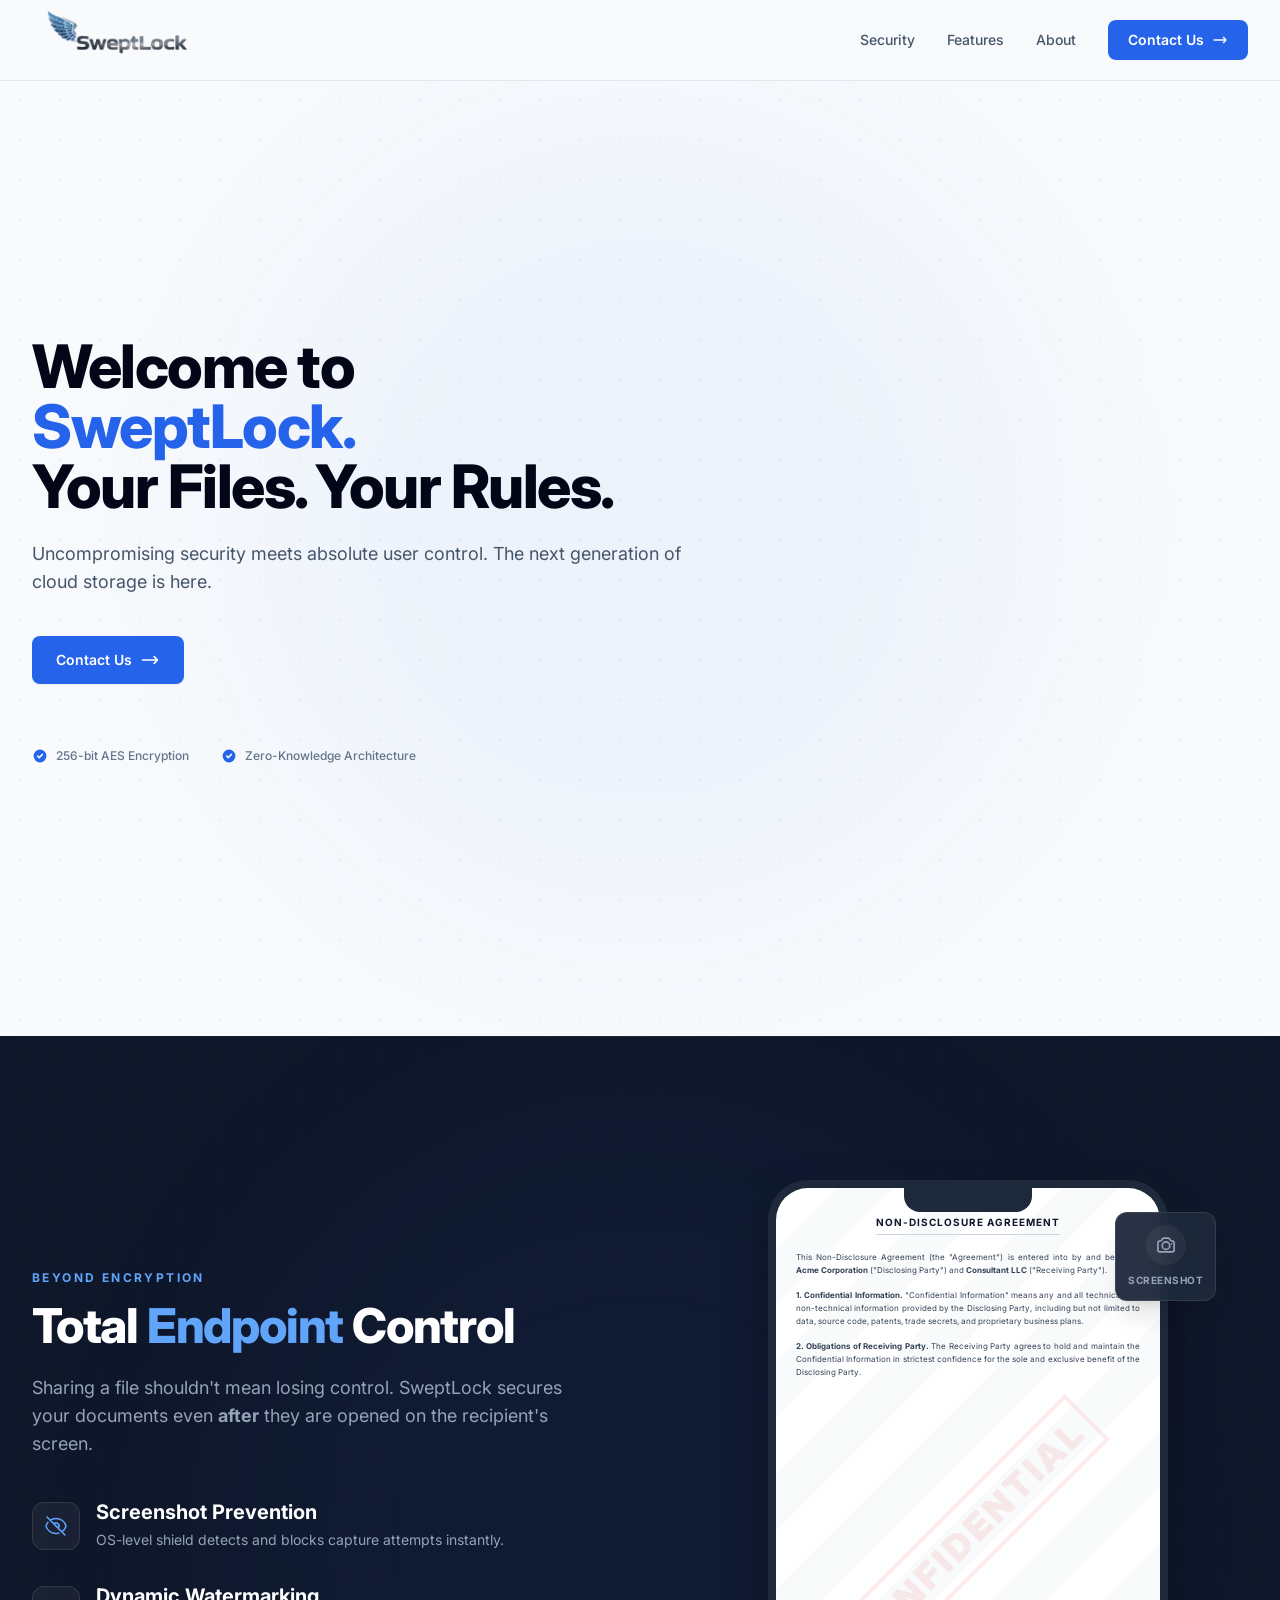
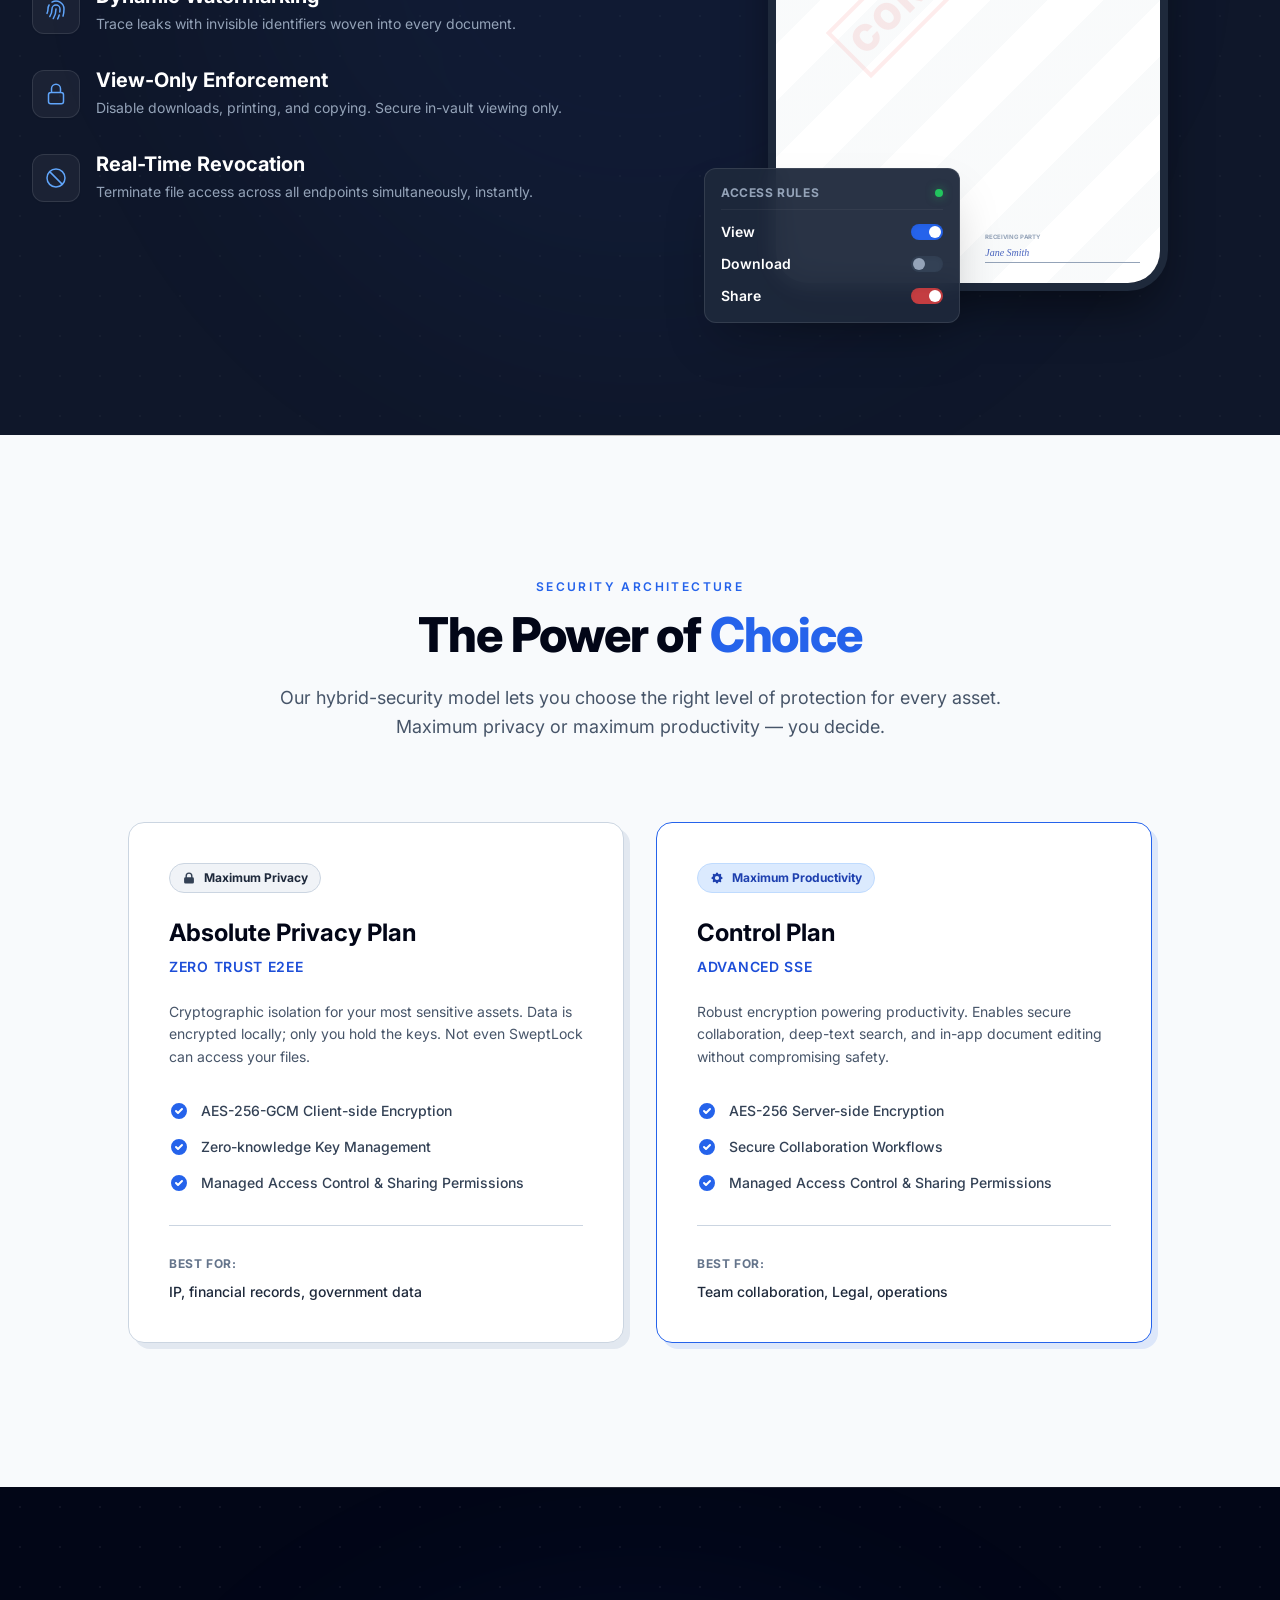
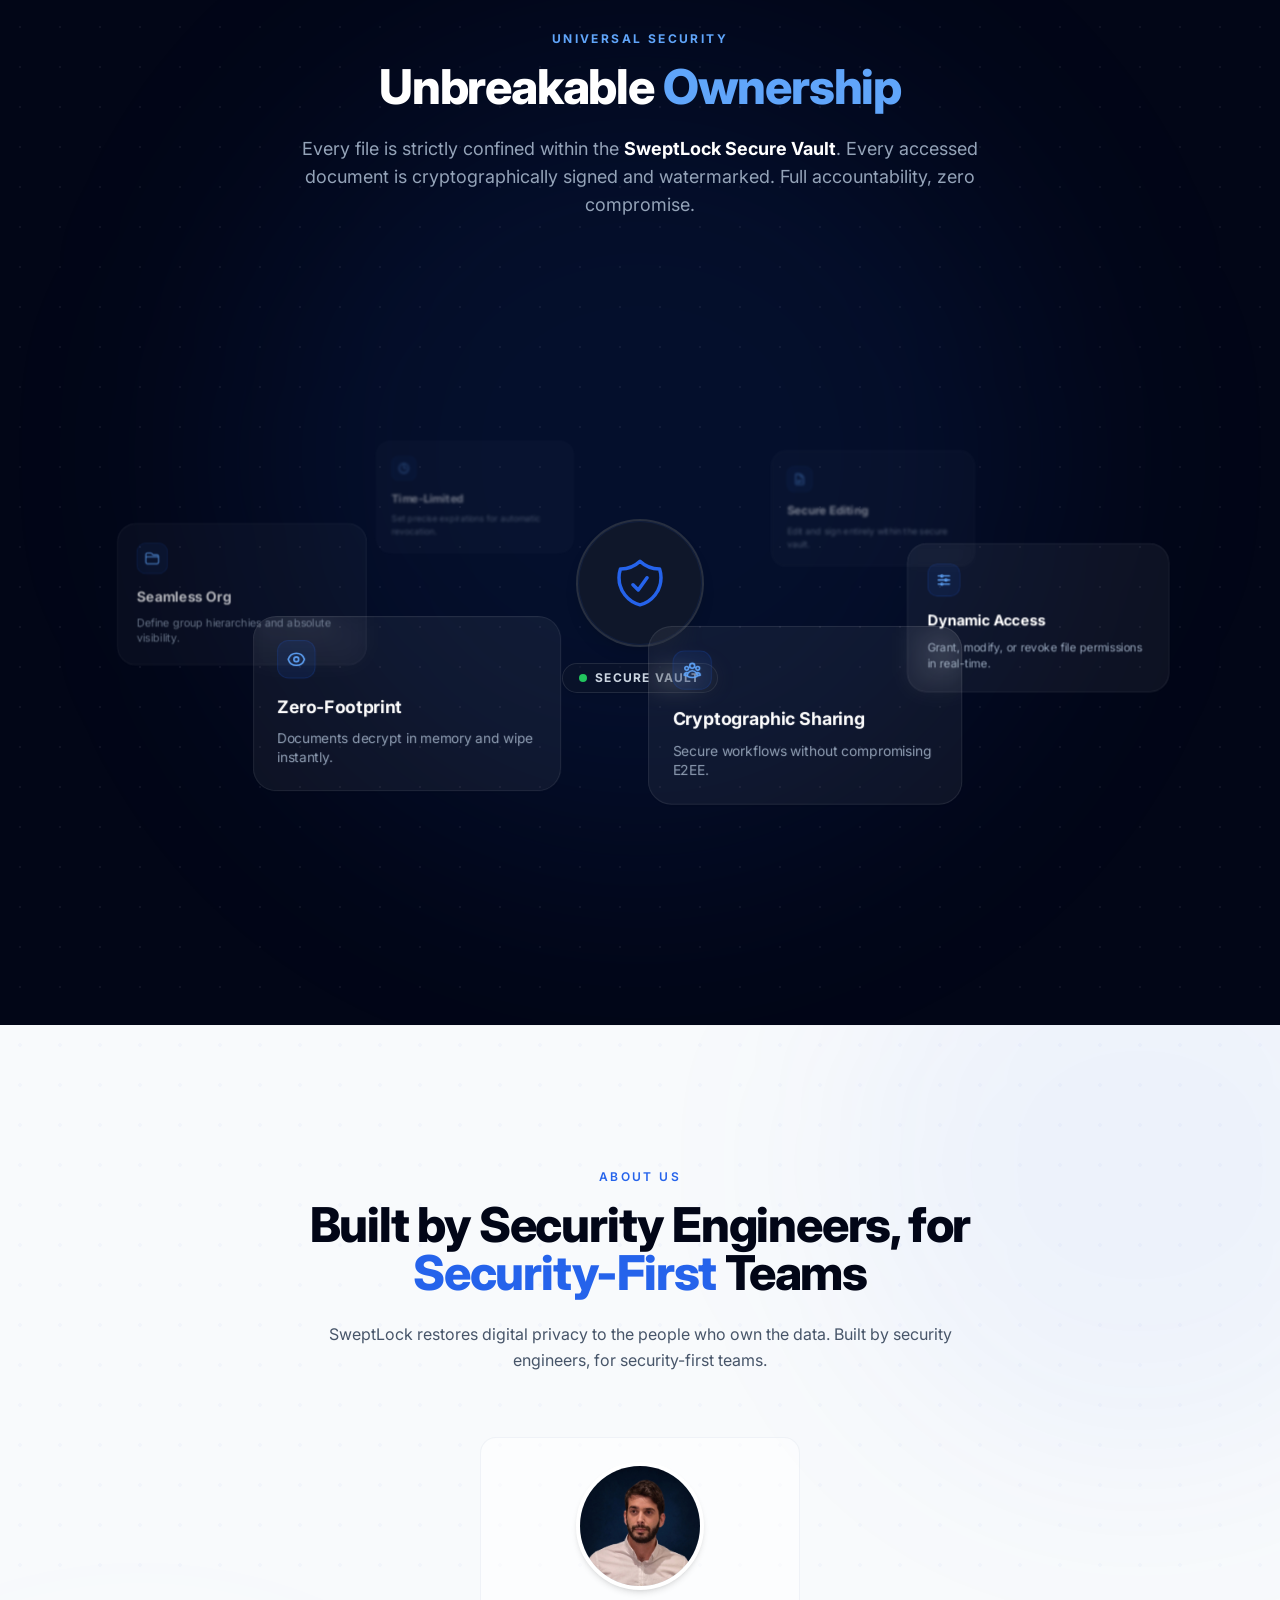
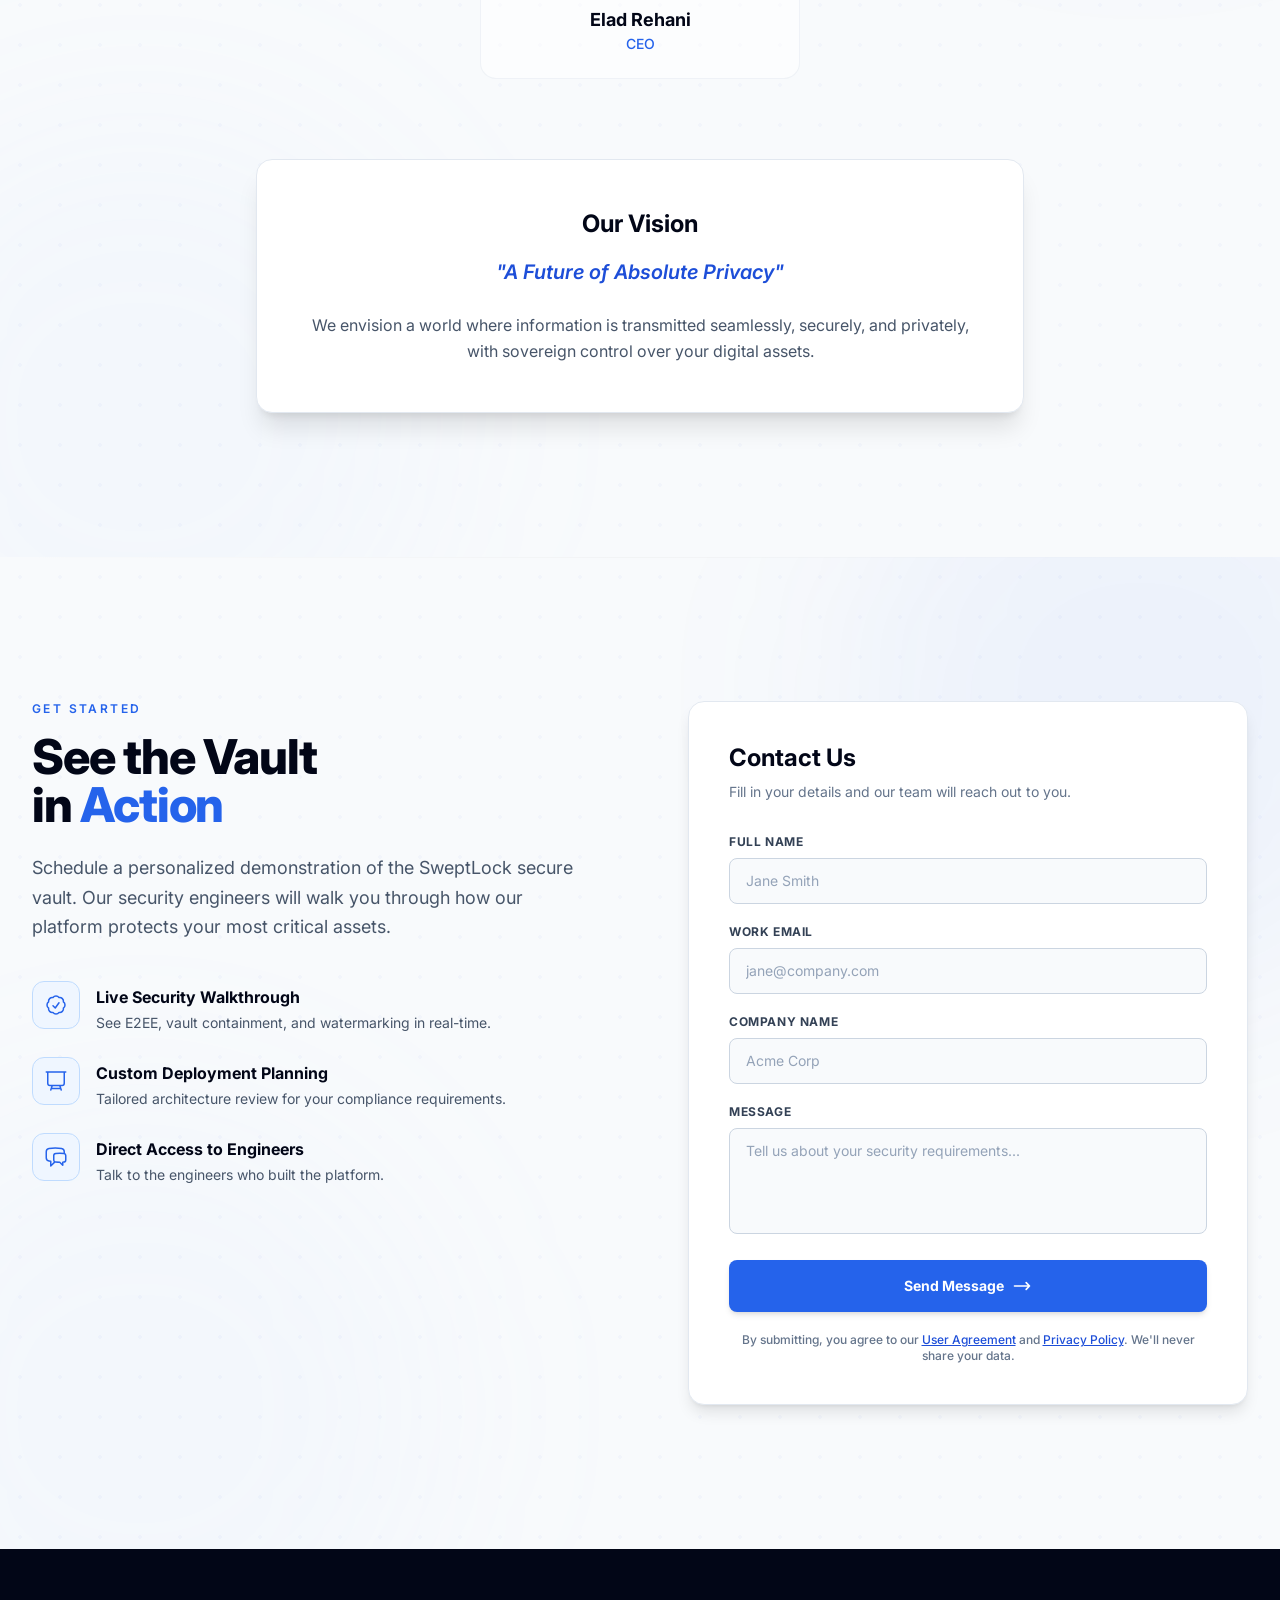
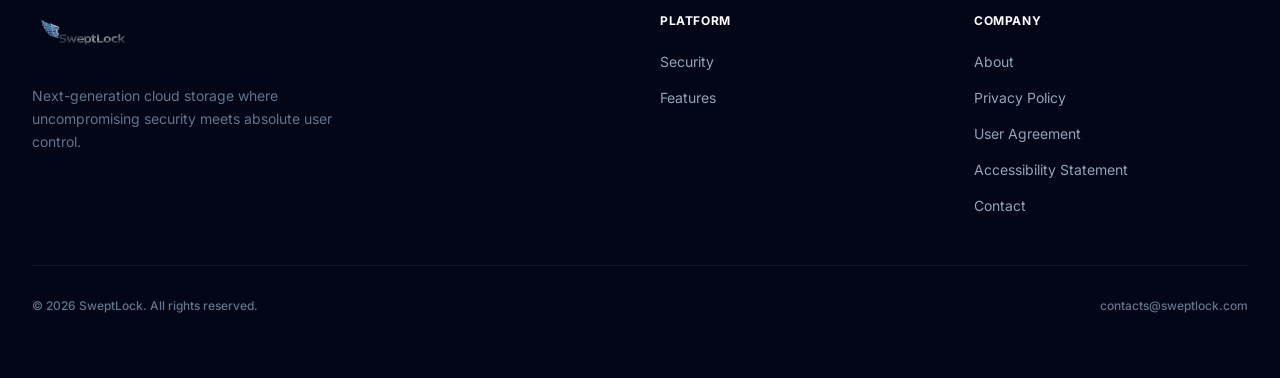
<file: index.html>
<!doctype html>
<html lang="en" class="scroll-smooth">

<head>
  <meta charset="UTF-8" />
  <meta name="viewport" content="width=device-width, initial-scale=1.0" />
  <title>SweptLock — Your Files. Your Rules.</title>
  <meta name="description"
    content="Next-generation cloud storage where uncompromising security meets absolute user control." />
  <link rel="preconnect" href="https://fonts.googleapis.com" />
  <link rel="preconnect" href="https://fonts.gstatic.com" crossorigin />
  <link href="https://fonts.googleapis.com/css2?family=Inter:wght@300;400;500;600;700;800;900&display=swap"
    rel="stylesheet" />
  <style>
    * {
      margin: 0;
      padding: 0;
      box-sizing: border-box;
    }

    body {
      background-color: #f8fafc;
      color: #0f172a;
      font-family: "Inter", system-ui, sans-serif;
      -webkit-font-smoothing: antialiased;
      -moz-osx-font-smoothing: grayscale;
    }

    /* Scrollbar */
    ::-webkit-scrollbar {
      width: 6px;
    }

    ::-webkit-scrollbar-track {
      background: #f8fafc;
    }

    ::-webkit-scrollbar-thumb {
      background: #cbd5e1;
      border-radius: 3px;
    }

    /* Animations */
    @keyframes fade-up {
      from {
        opacity: 0;
        transform: translateY(30px);
      }

      to {
        opacity: 1;
        transform: translateY(0);
      }
    }

    @keyframes slide-in-left {
      from {
        opacity: 0;
        transform: translateX(-40px);
      }

      to {
        opacity: 1;
        transform: translateX(0);
      }
    }

    @keyframes slide-in-right {
      from {
        opacity: 0;
        transform: translateX(40px);
      }

      to {
        opacity: 1;
        transform: translateX(0);
      }
    }

    @keyframes scale-in {
      from {
        opacity: 0;
        transform: scale(0.95);
      }

      to {
        opacity: 1;
        transform: scale(1);
      }
    }

    /* Endpoint Security Animations */
    @keyframes flash-and-block-once {
      0% {
        opacity: 0;
        background: transparent;
      }

      5% {
        opacity: 1;
        background: #ffffff;
      }

      /* Camera flash */
      10%,
      90% {
        opacity: 1;
        background: #0D0D0D;
        backdrop-filter: blur(10px);
      }

      /* Blocked overlay */
      100% {
        opacity: 0;
        background: transparent;
      }

      /* Reset */
    }

    .flash-active {
      animation: flash-and-block-once 4s ease-out forwards;
    }

    .watermark-pattern {
      background-image: repeating-linear-gradient(-45deg, transparent, transparent 40px, rgba(58, 106, 128, 0.03) 40px, rgba(58, 106, 128, 0.03) 80px);
    }

    .animate-fade-up {
      animation: fade-up 0.7s ease-out both;
    }

    .animate-slide-left {
      animation: slide-in-left 0.7s ease-out both;
    }

    .animate-slide-right {
      animation: slide-in-right 0.7s ease-out both;
    }

    .animate-scale-in {
      animation: scale-in 0.6s ease-out both;
    }

    .delay-100 {
      animation-delay: 0.1s;
    }

    .delay-200 {
      animation-delay: 0.2s;
    }

    .delay-300 {
      animation-delay: 0.3s;
    }

    .delay-400 {
      animation-delay: 0.4s;
    }

    .delay-500 {
      animation-delay: 0.5s;
    }

    /* Intersection Observer: entrance animation is held until the element is visible */
    .js .reveal:not(.visible) {
      opacity: 0;
      animation-play-state: paused;
    }

    @media (prefers-reduced-motion: reduce) {
      .reveal {
        animation: none !important;
        opacity: 1 !important;
      }
    }

    /* Stroke-shadow cards */
    .stroke-card {
      background: #ffffff;
      border: 0.5px solid #cbd5e1;
      box-shadow: 6px 6px 0px 0px #e2e8f0;
      transition: box-shadow 0.3s ease, transform 0.3s ease;
    }

    .stroke-card:hover {
      box-shadow: 0px 0px 0px 0px #e2e8f0;
      transform: translateY(-2px);
    }

    /* Cobalt accent card */
    .accent-card {
      background: #ffffff;
      border: 0.5px solid #2563eb;
      box-shadow: 6px 6px 0px 0px rgba(37, 99, 235, 0.12);
      transition: box-shadow 0.3s ease, transform 0.3s ease;
    }

    .accent-card:hover {
      box-shadow: 0px 0px 0px 0px rgba(37, 99, 235, 0.12);
      transform: translateY(-2px);
    }

    /* Nav blur */
    .nav-blur {
      backdrop-filter: blur(16px) saturate(180%);
      -webkit-backdrop-filter: blur(16px) saturate(180%);
    }

    /* Subtle section divider */
    .section-divider {
      height: 1px;
      background: linear-gradient(to right, transparent, #bdbbb8, transparent);
    }
  </style>
  <!-- Built from tailwind.config.js. After adding new Tailwind classes, rebuild with:
       npx tailwindcss@3 -i tailwind.input.css -o tailwind.css --minify -->
  <link rel="stylesheet" href="tailwind.css" />
  <script>document.documentElement.classList.add("js");</script>
</head>

<body class="bg-slate-50 text-slate-900 font-sans antialiased">
  <a href="#main-content"
    class="sr-only focus:not-sr-only focus:absolute focus:top-4 focus:left-4 bg-cobalt-600 text-white px-4 py-2 rounded-md z-[100]">
    Skip to main content
  </a>

  <header>
    <nav id="navbar"
      class="fixed top-0 inset-x-0 z-50 nav-blur bg-slate-50/80 border-b border-slate-300/50 transition-all duration-300"
      role="navigation" aria-label="Main Navigation">
      <div class="max-w-7xl mx-auto px-6 lg:px-8">
        <div class="flex items-center justify-between h-16 lg:h-20">
          <a href="#" class="flex items-center gap-2 group" aria-label="SweptLock Home">
            <img src="SLlogo.png" alt="SweptLock Logo"
              class="h-20 w-auto object-contain transition-transform group-hover:scale-105" />
          </a>

          <div class="hidden md:flex items-center gap-8">
            <a href="#security"
              class="text-sm font-medium text-slate-600 hover:text-slate-950 transition-colors">Security</a>
            <a href="#features"
              class="text-sm font-medium text-slate-600 hover:text-slate-950 transition-colors">Features</a>
            <a href="#about" class="text-sm font-medium text-slate-600 hover:text-slate-950 transition-colors">About</a>
            <a href="#contact"
              class="inline-flex items-center gap-2 px-5 py-2.5 rounded-lg bg-cobalt-500 hover:bg-cobalt-600 text-white text-sm font-semibold transition-colors">
              Contact Us
              <svg class="w-4 h-4" fill="none" stroke="currentColor" stroke-width="2" viewBox="0 0 24 24"
                aria-hidden="true">
                <path stroke-linecap="round" stroke-linejoin="round" d="M17 8l4 4m0 0l-4 4m4-4H3" />
              </svg>
            </a>
          </div>

          <button id="mobile-menu-btn" class="md:hidden p-2 text-slate-600 hover:text-slate-950" aria-label="Open menu"
            aria-expanded="false" aria-controls="mobile-menu">
            <svg class="w-6 h-6" fill="none" stroke="currentColor" stroke-width="2" viewBox="0 0 24 24"
              aria-hidden="true">
              <path stroke-linecap="round" stroke-linejoin="round" d="M4 6h16M4 12h16M4 18h16" />
            </svg>
          </button>
        </div>

        <div id="mobile-menu" class="md:hidden hidden pb-6 border-t border-slate-300/50 mt-2 pt-4">
          <div class="flex flex-col gap-4">
            <a href="#security"
              class="text-slate-600 font-medium hover:text-slate-950 transition-colors mobile-nav-link">Security</a>
            <a href="#features"
              class="text-slate-600 font-medium hover:text-slate-950 transition-colors mobile-nav-link">Features</a>
            <a href="#about"
              class="text-slate-600 font-medium hover:text-slate-950 transition-colors mobile-nav-link">About</a>
            <a href="#contact"
              class="inline-flex items-center justify-center gap-2 px-5 py-2.5 rounded-lg bg-cobalt-500 text-white text-sm font-semibold mobile-nav-link">Contact
              Us</a>
          </div>
        </div>
      </div>
    </nav>
  </header>

  <main id="main-content">

    <section id="hero" class="relative py-20 lg:py-36 bg-slate-50 overflow-hidden">
      <div class="absolute inset-0 opacity-[0.03]"
        style="background-image: radial-gradient(#2563eb 2px, transparent 2px); background-size: 40px 40px;"
        aria-hidden="true"></div>
      <div
        class="absolute top-1/2 left-1/2 -translate-x-1/2 -translate-y-1/2 w-[600px] h-[600px] sm:w-[800px] sm:h-[800px] bg-cobalt-500/5 rounded-full blur-[100px] sm:blur-[120px] pointer-events-none"
        aria-hidden="true"></div>

      <div class="relative max-w-7xl mx-auto px-6 lg:px-8 pt-32 pb-20 lg:pt-40 lg:pb-32 z-10">
        <div class="max-w-3xl">
          <div class="reveal animate-fade-up mb-8 flex items-center gap-3">

          </div>
          <h1
            class="reveal animate-fade-up text-4xl sm:text-5xl lg:text-6xl font-extrabold leading-[1.12] tracking-tight mb-6 text-slate-950">
            Welcome to<br />
            <span class="text-cobalt-500">SweptLock.</span><br />
            <span>Your Files. Your Rules.</span>
          </h1>

          <p
            class="reveal animate-fade-up delay-200 text-base sm:text-lg text-slate-600 max-w-2xl mb-10 leading-relaxed">
            Uncompromising security meets absolute user control. The next generation of cloud storage is here.
          </p>

          <div class="reveal animate-fade-up delay-300 flex flex-col sm:flex-row gap-4">
            <a href="#contact"
              class="group inline-flex items-center justify-center gap-2 px-6 py-3.5 rounded-lg bg-cobalt-500 hover:bg-cobalt-600 text-white font-semibold text-sm transition-all shadow-sm">
              Contact Us
              <svg class="w-5 h-5 transition-transform group-hover:translate-x-1" fill="none" stroke="currentColor"
                stroke-width="2" viewBox="0 0 24 24" aria-hidden="true">
                <path stroke-linecap="round" stroke-linejoin="round" d="M17 8l4 4m0 0l-4 4m4-4H3" />
              </svg>
            </a>
          </div>

          <div
            class="reveal animate-fade-up delay-500 mt-16 flex flex-wrap items-center gap-6 sm:gap-8 text-xs font-medium text-slate-500">
            <div class="flex items-center gap-2">
              <svg class="w-4 h-4 text-cobalt-500" fill="currentColor" viewBox="0 0 20 20" aria-hidden="true">
                <path fill-rule="evenodd"
                  d="M10 18a8 8 0 100-16 8 8 0 000 16zm3.707-9.293a1 1 0 00-1.414-1.414L9 10.586 7.707 9.293a1 1 0 00-1.414 1.414l2 2a1 1 0 001.414 0l4-4z"
                  clip-rule="evenodd" />
              </svg>
              256-bit AES Encryption
            </div>
            <div class="flex items-center gap-2">
              <svg class="w-4 h-4 text-cobalt-500" fill="currentColor" viewBox="0 0 20 20" aria-hidden="true">
                <path fill-rule="evenodd"
                  d="M10 18a8 8 0 100-16 8 8 0 000 16zm3.707-9.293a1 1 0 00-1.414-1.414L9 10.586 7.707 9.293a1 1 0 00-1.414 1.414l2 2a1 1 0 001.414 0l4-4z"
                  clip-rule="evenodd" />
              </svg>
              Zero-Knowledge Architecture
            </div>
          </div>
        </div>
      </div>
    </section>

    <section id="endpoint-control" class="relative py-20 lg:py-36 bg-slate-900 overflow-hidden"
      aria-labelledby="endpoint-control-title">
      <div class="absolute inset-0 opacity-[0.03]"
        style="background-image: radial-gradient(white 1.5px, transparent 1.5px); background-size: 40px 40px;"
        aria-hidden="true"></div>
      <div
        class="absolute top-1/2 left-1/2 -translate-x-1/2 -translate-y-1/2 w-[600px] h-[600px] sm:w-[800px] sm:h-[800px] bg-cobalt-500/5 rounded-full blur-[100px] sm:blur-[120px] pointer-events-none"
        aria-hidden="true"></div>

      <div class="section-divider absolute top-0 inset-x-0 opacity-10" aria-hidden="true"></div>

      <div class="max-w-7xl mx-auto px-4 sm:px-6 lg:px-8 relative z-10">
        <div class="grid lg:grid-cols-2 gap-12 lg:gap-24 items-center">

          <div class="max-w-2xl mx-auto lg:mx-0">
            <span
              class="reveal animate-fade-up text-xs font-bold tracking-[0.2em] uppercase text-cobalt-400 mb-4 block text-center lg:text-left">
              Beyond Encryption
            </span>
            <h2 id="endpoint-control-title"
              class="reveal animate-fade-up delay-100 text-3xl sm:text-4xl lg:text-5xl font-extrabold tracking-tight text-white mb-6 leading-tight text-center lg:text-left">
              Total <span class="text-cobalt-400">Endpoint</span> Control
            </h2>
            <p
              class="reveal animate-fade-up delay-200 text-base sm:text-lg text-slate-400 leading-relaxed mb-10 text-center lg:text-left">
              Sharing a file shouldn't mean losing control. SweptLock secures your documents even <strong>after</strong>
              they are opened on the recipient's screen.
            </p>

            <div class="reveal animate-fade-up delay-300 space-y-6 sm:space-y-8" role="list">
              <div class="flex items-start gap-4 group" role="listitem">
                <div
                  class="shrink-0 w-10 h-10 sm:w-12 sm:h-12 rounded-xl bg-white/5 border border-white/10 shadow-sm flex items-center justify-center mt-1 group-hover:border-cobalt-500/50 transition-colors"
                  aria-hidden="true">
                  <svg class="w-5 h-5 sm:w-6 sm:h-6 text-cobalt-400" fill="none" stroke="currentColor"
                    stroke-width="1.5" viewBox="0 0 24 24">
                    <path stroke-linecap="round" stroke-linejoin="round"
                      d="M3.98 8.223A10.477 10.477 0 001.934 12C3.226 16.338 7.244 19.5 12 19.5c.993 0 1.953-.138 2.863-.395M6.228 6.228A10.45 10.45 0 0112 4.5c4.756 0 8.773 3.162 10.065 7.498a10.523 10.523 0 01-4.293 5.774M6.228 6.228L3 3m3.228 3.228l3.65 3.65m7.894 7.894L21 21m-3.228-3.228l-3.65-3.65m0 0a3 3 0 10-4.243-4.243m4.242 4.242L9.88 9.88" />
                  </svg>
                </div>
                <div>
                  <h3 class="text-lg sm:text-xl font-bold text-white mb-1">Screenshot Prevention</h3>
                  <p class="text-xs sm:text-sm text-slate-400 leading-relaxed">OS-level shield detects and blocks
                    capture attempts instantly.</p>
                </div>
              </div>

              <div class="flex items-start gap-4 group" role="listitem">
                <div
                  class="shrink-0 w-10 h-10 sm:w-12 sm:h-12 rounded-xl bg-white/5 border border-white/10 shadow-sm flex items-center justify-center mt-1 group-hover:border-cobalt-500/50 transition-colors"
                  aria-hidden="true">
                  <svg class="w-5 h-5 sm:w-6 sm:h-6 text-cobalt-400" fill="none" stroke="currentColor"
                    stroke-width="1.5" viewBox="0 0 24 24">
                    <path stroke-linecap="round" stroke-linejoin="round"
                      d="M12 11c0 3.517-1.009 6.799-2.753 9.571m-3.44-2.04l.054-.09A13.916 13.916 0 008 11a4 4 0 118 0c0 1.017-.07 2.019-.203 3m-2.118 6.844A21.88 21.88 0 0015.171 17m3.839 1.132c.645-2.266.99-4.659.99-7.132A8 8 0 008 4.07M3 15.364c.64-1.319 1-2.8 1-4.364 0-1.457.39-2.823 1.07-4" />
                  </svg>
                </div>
                <div>
                  <h3 class="text-lg sm:text-xl font-bold text-white mb-1">Dynamic Watermarking</h3>
                  <p class="text-xs sm:text-sm text-slate-400 leading-relaxed">Trace leaks with invisible identifiers
                    woven into every document.</p>
                </div>
              </div>

              <div class="flex items-start gap-4 group" role="listitem">
                <div
                  class="shrink-0 w-10 h-10 sm:w-12 sm:h-12 rounded-xl bg-white/5 border border-white/10 shadow-sm flex items-center justify-center mt-1 group-hover:border-cobalt-500/50 transition-colors"
                  aria-hidden="true">
                  <svg class="w-5 h-5 sm:w-6 sm:h-6 text-cobalt-400" fill="none" stroke="currentColor"
                    stroke-width="1.5" viewBox="0 0 24 24">
                    <path stroke-linecap="round" stroke-linejoin="round"
                      d="M16.5 10.5V6.75a4.5 4.5 0 10-9 0v3.75m-.75 11.25h10.5a2.25 2.25 0 002.25-2.25v-6.75a2.25 2.25 0 00-2.25-2.25H6.75a2.25 2.25 0 00-2.25 2.25v6.75a2.25 2.25 0 002.25 2.25z" />
                  </svg>
                </div>
                <div>
                  <h3 class="text-lg sm:text-xl font-bold text-white mb-1">View-Only Enforcement</h3>
                  <p class="text-xs sm:text-sm text-slate-400 leading-relaxed">Disable downloads, printing, and copying.
                    Secure in-vault viewing only.</p>
                </div>
              </div>

              <div class="flex items-start gap-4 group" role="listitem">
                <div
                  class="shrink-0 w-10 h-10 sm:w-12 sm:h-12 rounded-xl bg-white/5 border border-white/10 shadow-sm flex items-center justify-center mt-1 group-hover:border-cobalt-500/50 transition-colors"
                  aria-hidden="true">
                  <svg class="w-5 h-5 sm:w-6 sm:h-6 text-cobalt-400" fill="none" stroke="currentColor"
                    stroke-width="1.5" viewBox="0 0 24 24">
                    <path stroke-linecap="round" stroke-linejoin="round"
                      d="M18.364 18.364A9 9 0 005.636 5.636m12.728 12.728A9 9 0 015.636 5.636m12.728 12.728L5.636 5.636" />
                  </svg>
                </div>
                <div>
                  <h3 class="text-lg sm:text-xl font-bold text-white mb-1">Real-Time Revocation</h3>
                  <p class="text-xs sm:text-sm text-slate-400 leading-relaxed">Terminate file access across all
                    endpoints simultaneously, instantly.</p>
                </div>
              </div>
            </div>
          </div>

          <div
            class="reveal animate-slide-left delay-400 flex justify-center items-center w-full mt-10 lg:mt-0 px-4 sm:px-12 lg:px-0">
            <div class="relative w-full max-w-[320px] sm:max-w-[380px] lg:max-w-[400px] flex justify-center">

              <div
                class="bg-slate-950 rounded-[2rem] sm:rounded-[2.5rem] border-[6px] sm:border-[8px] border-slate-800 shadow-2xl shadow-black/50 overflow-hidden relative w-full aspect-[9/16] z-10"
                role="img" aria-label="Mockup of secure document viewer">
                <div class="absolute top-0 inset-x-0 h-5 sm:h-6 flex justify-center z-30" aria-hidden="true">
                  <div class="w-24 sm:w-32 h-5 sm:h-6 bg-slate-800 rounded-b-xl sm:rounded-b-2xl"></div>
                </div>

                <div class="h-full w-full bg-white watermark-pattern relative">
                  <div class="absolute inset-0 p-4 sm:p-5 pt-8 flex flex-col z-10 overflow-hidden text-slate-900">
                    <div
                      class="absolute top-1/2 left-1/2 -translate-x-1/2 -translate-y-1/2 -rotate-45 text-red-500/10 font-black text-3xl sm:text-4xl border-2 sm:border-4 border-red-500/10 p-2 whitespace-nowrap z-0 pointer-events-none uppercase tracking-widest select-none"
                      aria-hidden="true">
                      Confidential
                    </div>

                    <div class="text-center mb-3 sm:mb-4 relative z-10">
                      <span
                        class="text-[8px] sm:text-[10px] font-bold text-slate-900 uppercase tracking-widest border-b border-slate-300 pb-1 inline-block">Non-Disclosure
                        Agreement</span>
                    </div>

                    <div
                      class="flex-grow relative z-10 space-y-2 sm:space-y-3 text-[6px] sm:text-[8px] leading-relaxed text-slate-700 text-justify">
                      <p>This Non-Disclosure Agreement (the "Agreement") is entered into by and between <strong>Acme
                          Corporation</strong> ("Disclosing Party") and <strong>Consultant LLC</strong> ("Receiving
                        Party").</p>
                      <p><strong>1. Confidential Information.</strong> "Confidential Information" means any and all
                        technical and non-technical information provided by the Disclosing Party, including but not
                        limited to data, source code, patents, trade secrets, and proprietary business plans.</p>
                      <p><strong>2. Obligations of Receiving Party.</strong> The Receiving Party agrees to hold and
                        maintain the Confidential Information in strictest confidence for the sole and exclusive benefit
                        of the Disclosing Party.</p>
                    </div>

                    <div class="mt-auto flex justify-between pt-3 sm:pt-4 relative z-10">
                      <div class="w-[45%]">
                        <div class="text-[5px] sm:text-[6px] font-bold text-slate-400 uppercase mb-1">Disclosing Party
                        </div>
                        <div class="text-[8px] sm:text-[10px] text-blue-800/80 font-serif italic mb-0.5">John Doe</div>
                        <div class="h-px w-full bg-slate-400"></div>
                      </div>
                      <div class="w-[45%]">
                        <div class="text-[5px] sm:text-[6px] font-bold text-slate-400 uppercase mb-1">Receiving Party
                        </div>
                        <div class="text-[8px] sm:text-[10px] text-blue-800/80 font-serif italic mb-0.5">Jane Smith
                        </div>
                        <div class="h-px w-full bg-slate-400"></div>
                      </div>
                    </div>
                  </div>

                  <div id="screenshot-overlay"
                    class="absolute inset-0 opacity-0 pointer-events-none flex flex-col items-center justify-center p-4 sm:p-6 text-center z-20"
                    aria-live="assertive">
                    <div
                      class="w-12 h-12 sm:w-16 sm:h-16 rounded-full bg-red-500/20 flex items-center justify-center mb-3 sm:mb-4">
                      <svg class="w-6 h-6 sm:w-8 sm:h-8 text-red-500" fill="none" stroke="currentColor" stroke-width="2"
                        viewBox="0 0 24 24" aria-hidden="true">
                        <path stroke-linecap="round" stroke-linejoin="round"
                          d="M12 9v2m0 4h.01m-6.938 4h13.856c1.54 0 2.502-1.667 1.732-3L13.732 4c-.77-1.333-2.694-1.333-3.464 0L3.34 16c-.77 1.333.192 3 1.732 3z" />
                      </svg>
                    </div>
                    <h3 class="text-lg sm:text-xl font-bold text-white mb-1 sm:mb-2 leading-tight">Screen
                      Capture<br>Detected</h3>
                    <p class="text-xs sm:text-sm text-slate-300 px-2">Content hidden to protect privacy.</p>
                  </div>
                </div>
              </div>

              <div
                class="absolute -bottom-4 sm:-bottom-8 -left-2 sm:-left-16 bg-slate-800/95 backdrop-blur-md rounded-xl shadow-2xl border border-white/10 p-3 sm:p-4 w-[200px] sm:w-64 z-40 transform transition-transform"
                role="group" aria-label="Access Rules Status">
                <div class="flex items-center justify-between mb-2 sm:mb-3 border-b border-white/5 pb-1.5 sm:pb-2">
                  <span class="text-[10px] sm:text-xs font-bold text-slate-400 uppercase tracking-wider">Access
                    Rules</span>
                  <span
                    class="w-1.5 h-1.5 sm:w-2 sm:h-2 rounded-full bg-green-500 shadow-[0_0_10px_rgba(34,197,94,0.5)]"
                    aria-hidden="true"></span>
                </div>
                <div class="space-y-2 sm:space-y-3">
                  <div class="flex items-center justify-between">
                    <span class="text-xs sm:text-sm font-semibold text-white">View</span>
                    <div class="w-6 h-3 sm:w-8 sm:h-4 rounded-full bg-cobalt-500 relative shadow-inner" role="img"
                      aria-label="Enabled">
                      <div class="absolute right-0.5 top-0.5 w-2 h-2 sm:w-3 sm:h-3 bg-white rounded-full"></div>
                    </div>
                  </div>
                  <div class="flex items-center justify-between">
                    <span class="text-xs sm:text-sm font-semibold text-white">Download</span>
                    <div class="w-6 h-3 sm:w-8 sm:h-4 rounded-full bg-slate-700 relative shadow-inner" role="img"
                      aria-label="Disabled">
                      <div class="absolute left-0.5 top-0.5 w-2 h-2 sm:w-3 sm:h-3 bg-slate-400 rounded-full"></div>
                    </div>
                  </div>
                  <div class="flex items-center justify-between">
                    <span class="text-xs sm:text-sm font-semibold text-white">Share</span>
                    <div class="w-6 h-3 sm:w-8 sm:h-4 rounded-full bg-red-500/80 relative shadow-inner" role="img"
                      aria-label="Restricted">
                      <div class="absolute right-0.5 top-0.5 w-2 h-2 sm:w-3 sm:h-3 bg-white rounded-full"></div>
                    </div>
                  </div>
                </div>
              </div>

              <button id="screenshot-btn" type="button"
                class="absolute top-4 sm:top-8 -right-2 sm:-right-12 bg-slate-800/95 backdrop-blur-md rounded-xl shadow-xl border border-white/10 p-2 sm:p-3 flex flex-col items-center gap-1 sm:gap-2 hover:bg-slate-700 transition-all active:scale-95 z-[50] group"
                aria-label="Simulate screenshot attempt">
                <div
                  class="w-8 h-8 sm:w-10 sm:h-10 rounded-full bg-white/5 flex items-center justify-center text-slate-400 group-hover:bg-cobalt-500/20 group-hover:text-cobalt-400 transition-colors"
                  aria-hidden="true">
                  <svg class="w-4 h-4 sm:w-5 sm:h-5" fill="none" stroke="currentColor" stroke-width="2"
                    viewBox="0 0 24 24">
                    <path stroke-linecap="round" stroke-linejoin="round"
                      d="M6.827 6.175A2.31 2.31 0 015.186 7.23c-.38.054-.757.112-1.134.175C2.999 7.58 2.25 8.507 2.25 9.574V18a2.25 2.25 0 002.25 2.25h15A2.25 2.25 0 0021.75 18V9.574c0-1.067-.75-1.994-1.802-2.169a47.865 47.865 0 00-1.134-.175 2.31 2.31 0 01-1.64-1.055l-.822-1.316a2.192 2.192 0 00-1.736-1.039 48.774 48.774 0 00-5.232 0 2.192 2.192 0 00-1.736 1.039l-.821 1.316z" />
                    <path stroke-linecap="round" stroke-linejoin="round"
                      d="M16.5 12.75a4.5 4.5 0 11-9 0 4.5 4.5 0 019 0zM18.75 10.5h.008v.008h-.008V10.5z" />
                  </svg>
                </div>
                <span
                  class="text-[8px] sm:text-[10px] font-bold text-slate-400 uppercase tracking-wider">Screenshot</span>
              </button>

            </div>
          </div>

        </div>
      </div>
    </section>

    <section id="security" class="relative py-24 lg:py-36 bg-slate-50 overflow-hidden">
      <div class="section-divider absolute top-0 inset-x-0"></div>

      <div class="max-w-7xl mx-auto px-6 lg:px-8">
        <div class="text-center max-w-3xl mx-auto mb-16 lg:mb-20">
          <span
            class="reveal animate-fade-up text-xs font-semibold tracking-[0.2em] uppercase text-cobalt-500 mb-4 block">Security
            Architecture</span>
          <h2
            class="reveal animate-fade-up delay-100 text-3xl sm:text-4xl lg:text-5xl font-extrabold tracking-tight text-slate-950 mb-6">
            The Power of <span class="text-cobalt-500">Choice</span>
          </h2>
          <p class="reveal animate-fade-up delay-200 text-lg text-slate-600 leading-relaxed">
            Our hybrid-security model lets you choose the right level of protection for every asset. Maximum privacy or
            maximum productivity &mdash; you decide.
          </p>
        </div>

        <div class="grid md:grid-cols-2 gap-8 max-w-5xl mx-auto">
          <div class="reveal animate-slide-left delay-200 stroke-card rounded-2xl p-8 lg:p-10 flex flex-col h-full">
            <div
              class="inline-flex self-start items-center gap-2 px-3 py-1.5 rounded-full bg-slate-200/50 border border-slate-300 text-slate-800 text-xs font-bold mb-6">
              <svg class="w-3.5 h-3.5 text-slate-700" fill="currentColor" viewBox="0 0 20 20">
                <path fill-rule="evenodd"
                  d="M5 9V7a5 5 0 0110 0v2a2 2 0 012 2v5a2 2 0 01-2 2H5a2 2 0 01-2-2v-5a2 2 0 012-2zm8-2v2H7V7a3 3 0 016 0z"
                  clip-rule="evenodd" />
              </svg>
              Maximum Privacy
            </div>

            <h3 class="text-2xl font-bold text-slate-950 mb-2">Absolute Privacy Plan</h3>
            <p class="text-cobalt-600 font-semibold text-sm mb-6 uppercase tracking-wider">Zero Trust E2EE</p>

            <p class="text-slate-600 text-sm leading-relaxed mb-8 flex-grow">
              Cryptographic isolation for your most sensitive assets. Data is encrypted locally; only you hold the keys.
              Not even SweptLock can access your files.
            </p>

            <ul class="space-y-4 mb-8">
              <li class="flex items-start gap-3 text-sm text-slate-700 font-medium">
                <svg class="w-5 h-5 text-cobalt-500 shrink-0" fill="currentColor" viewBox="0 0 20 20">
                  <path fill-rule="evenodd"
                    d="M10 18a8 8 0 100-16 8 8 0 000 16zm3.707-9.293a1 1 0 00-1.414-1.414L9 10.586 7.707 9.293a1 1 0 00-1.414 1.414l2 2a1 1 0 001.414 0l4-4z"
                    clip-rule="evenodd" />
                </svg>
                AES-256-GCM Client-side Encryption
              </li>
              <li class="flex items-start gap-3 text-sm text-slate-700 font-medium">
                <svg class="w-5 h-5 text-cobalt-500 shrink-0" fill="currentColor" viewBox="0 0 20 20">
                  <path fill-rule="evenodd"
                    d="M10 18a8 8 0 100-16 8 8 0 000 16zm3.707-9.293a1 1 0 00-1.414-1.414L9 10.586 7.707 9.293a1 1 0 00-1.414 1.414l2 2a1 1 0 001.414 0l4-4z"
                    clip-rule="evenodd" />
                </svg>
                Zero-knowledge Key Management
              </li>
              <li class="flex items-start gap-3 text-sm text-slate-700 font-medium">
                <svg class="w-5 h-5 text-cobalt-500 shrink-0" fill="currentColor" viewBox="0 0 20 20">
                  <path fill-rule="evenodd"
                    d="M10 18a8 8 0 100-16 8 8 0 000 16zm3.707-9.293a1 1 0 00-1.414-1.414L9 10.586 7.707 9.293a1 1 0 00-1.414 1.414l2 2a1 1 0 001.414 0l4-4z"
                    clip-rule="evenodd" />
                </svg>
                Managed Access Control & Sharing Permissions
              </li>
            </ul>

            <div class="pt-6 border-t border-slate-300">
              <span class="text-xs text-slate-500 uppercase tracking-wider font-bold">Best for:</span>
              <p class="text-sm text-slate-800 font-medium mt-2">IP, financial records, government data</p>
            </div>
          </div>

          <div class="reveal animate-slide-right delay-200 accent-card rounded-2xl p-8 lg:p-10 flex flex-col h-full">
            <div
              class="inline-flex self-start items-center gap-2 px-3 py-1.5 rounded-full bg-cobalt-100 border border-cobalt-200 text-cobalt-700 text-xs font-bold mb-6">
              <svg class="w-3.5 h-3.5" fill="currentColor" viewBox="0 0 20 20">
                <path fill-rule="evenodd"
                  d="M11.49 3.17c-.38-1.56-2.6-1.56-2.98 0a1.532 1.532 0 01-2.286.948c-1.372-.836-2.942.734-2.106 2.106.54.886.061 2.042-.947 2.287-1.561.379-1.561 2.6 0 2.978a1.532 1.532 0 01.947 2.287c-.836 1.372.734 2.942 2.106 2.106a1.532 1.532 0 012.287.947c.379 1.561 2.6 1.561 2.978 0a1.533 1.533 0 012.287-.947c1.372.836 2.942-.734 2.106-2.106a1.533 1.533 0 01.947-2.287c1.561-.379 1.561-2.6 0-2.978a1.532 1.532 0 01-.947-2.287c.836-1.372-.734-2.942-2.106-2.106a1.532 1.532 0 01-2.287-.947zM10 13a3 3 0 100-6 3 3 0 000 6z"
                  clip-rule="evenodd" />
              </svg>
              Maximum Productivity
            </div>

            <h3 class="text-2xl font-bold text-slate-950 mb-2">Control Plan</h3>
            <p class="text-cobalt-600 font-semibold text-sm mb-6 uppercase tracking-wider">Advanced SSE</p>

            <p class="text-slate-600 text-sm leading-relaxed mb-8 flex-grow">
              Robust encryption powering productivity. Enables secure collaboration, deep-text search, and in-app
              document editing without compromising safety.
            </p>

            <ul class="space-y-4 mb-8">
              <li class="flex items-start gap-3 text-sm text-slate-700 font-medium">
                <svg class="w-5 h-5 text-cobalt-500 shrink-0" fill="currentColor" viewBox="0 0 20 20">
                  <path fill-rule="evenodd"
                    d="M10 18a8 8 0 100-16 8 8 0 000 16zm3.707-9.293a1 1 0 00-1.414-1.414L9 10.586 7.707 9.293a1 1 0 00-1.414 1.414l2 2a1 1 0 001.414 0l4-4z"
                    clip-rule="evenodd" />
                </svg>
                AES-256 Server-side Encryption
              </li>
              <li class="flex items-start gap-3 text-sm text-slate-700 font-medium">
                <svg class="w-5 h-5 text-cobalt-500 shrink-0" fill="currentColor" viewBox="0 0 20 20">
                  <path fill-rule="evenodd"
                    d="M10 18a8 8 0 100-16 8 8 0 000 16zm3.707-9.293a1 1 0 00-1.414-1.414L9 10.586 7.707 9.293a1 1 0 00-1.414 1.414l2 2a1 1 0 001.414 0l4-4z"
                    clip-rule="evenodd" />
                </svg>
                Secure Collaboration Workflows
              </li>
              <li class="flex items-start gap-3 text-sm text-slate-700 font-medium">
                <svg class="w-5 h-5 text-cobalt-500 shrink-0" fill="currentColor" viewBox="0 0 20 20">
                  <path fill-rule="evenodd"
                    d="M10 18a8 8 0 100-16 8 8 0 000 16zm3.707-9.293a1 1 0 00-1.414-1.414L9 10.586 7.707 9.293a1 1 0 00-1.414 1.414l2 2a1 1 0 001.414 0l4-4z"
                    clip-rule="evenodd" />
                </svg>
                Managed Access Control & Sharing Permissions
              </li>
            </ul>

            <div class="pt-6 border-t border-slate-300">
              <span class="text-xs text-slate-500 uppercase tracking-wider font-bold">Best for:</span>
              <p class="text-sm text-slate-800 font-medium mt-2">Team collaboration, Legal, operations</p>
            </div>
          </div>
        </div>
      </div>
    </section>

    <section id="features" class="relative py-20 lg:py-36 bg-slate-950 overflow-hidden"
      aria-labelledby="features-title">
      <div class="absolute inset-0 opacity-[0.05]"
        style="background-image: radial-gradient(white 1.5px, transparent 1.5px); background-size: 40px 40px;"
        aria-hidden="true"></div>
      <div
        class="absolute top-1/2 left-1/2 -translate-x-1/2 -translate-y-1/2 w-[600px] h-[600px] sm:w-[800px] sm:h-[800px] bg-cobalt-500/10 rounded-full blur-[100px] sm:blur-[120px] pointer-events-none"
        aria-hidden="true"></div>

      <div class="section-divider absolute top-0 inset-x-0 opacity-20" aria-hidden="true"></div>

      <div class="max-w-7xl mx-auto px-4 sm:px-6 lg:px-8 relative z-10">
        <div class="text-center max-w-3xl mx-auto mb-16 lg:mb-28">
          <span
            class="reveal animate-fade-up text-[10px] sm:text-xs font-bold tracking-[0.2em] uppercase text-cobalt-400 mb-4 block">Universal
            Security</span>
          <h2 id="features-title"
            class="reveal animate-fade-up delay-100 text-3xl sm:text-4xl lg:text-5xl font-extrabold tracking-tight text-white mb-4 sm:mb-6">
            Unbreakable <span class="text-cobalt-400">Ownership</span>
          </h2>
          <p class="reveal animate-fade-up delay-200 text-base sm:text-lg text-slate-400 leading-relaxed px-2">
            Every file is strictly confined within the <strong class="text-white">SweptLock Secure Vault</strong>. Every
            accessed document is cryptographically signed and watermarked. Full accountability, zero compromise.
          </p>
        </div>

        <div id="orbit-container"
          class="reveal animate-fade-up delay-300 relative w-full h-[400px] sm:h-[550px] flex items-center justify-center">

          <div class="absolute z-50 flex flex-col items-center justify-center pointer-events-none">
            <div
              class="relative w-20 h-20 sm:w-32 sm:h-32 bg-slate-900 rounded-full border-2 border-white/10 flex items-center justify-center shadow-lg"
              role="img" aria-label="Central Secure Vault Hub">
              <div class="absolute inset-0 rounded-full border border-cobalt-500/30 opacity-30 duration-1000"></div>
              <svg class="w-8 h-8 sm:w-14 sm:h-14 text-cobalt-500" fill="none" stroke="currentColor" stroke-width="1.5"
                viewBox="0 0 24 24" aria-hidden="true">
                <path stroke-linecap="round" stroke-linejoin="round"
                  d="M9 12.75L11.25 15 15 9.75m-3-7.036A11.959 11.959 0 013.598 6 11.99 11.99 0 003 9.749c0 5.592 3.824 10.29 9 11.623 5.176-1.332 9-6.03 9-11.622 0-1.31-.21-2.571-.598-3.751h-.152c-3.196 0-6.1-1.248-8.25-3.285z" />
              </svg>
            </div>
            <div
              class="mt-3 sm:mt-4 px-3 sm:px-4 py-1 sm:py-1.5 bg-slate-900/50 backdrop-blur-sm rounded-full border border-white/10 shadow-sm flex items-center gap-2">
              <div class="w-1.5 h-1.5 sm:w-2 sm:h-2 rounded-full bg-green-500" aria-hidden="true"></div>
              <span class="text-[10px] sm:text-xs font-bold text-slate-300 tracking-widest uppercase">Secure
                Vault</span>
            </div>
          </div>

          <div id="orbit-system" class="absolute inset-0" role="list" aria-label="Interactive features orbit">
            <button
              class="orbit-card absolute top-1/2 left-1/2 -translate-x-1/2 -translate-y-1/2 w-56 sm:w-80 bg-white/5 backdrop-blur-md border border-white/10 rounded-2xl sm:rounded-3xl p-5 sm:p-6 text-left transition-all duration-300 cursor-pointer shadow-sm focus:outline-none focus:ring-2 focus:ring-cobalt-500"
              role="listitem">
              <div
                class="w-8 h-8 sm:w-10 sm:h-10 rounded-lg sm:rounded-xl bg-cobalt-500/10 flex items-center justify-center mb-3 sm:mb-4 border border-cobalt-500/20"
                aria-hidden="true">
                <svg class="w-4 h-4 sm:w-5 sm:h-5 text-cobalt-400" fill="none" stroke="currentColor" stroke-width="2"
                  viewBox="0 0 24 24">
                  <path stroke-linecap="round" stroke-linejoin="round"
                    d="M10.5 6h9.75M10.5 6a1.5 1.5 0 11-3 0m3 0a1.5 1.5 0 10-3 0M3.75 6H7.5m3 12h9.75m-9.75 0a1.5 1.5 0 01-3 0m3 0a1.5 1.5 0 00-3 0m-3.75 0H7.5m9-6h3.75m-3.75 0a1.5 1.5 0 01-3 0m3 0a1.5 1.5 0 00-3 0m-9.75 0h9.75" />
                </svg>
              </div>
              <h3 class="text-base sm:text-lg font-bold text-white mb-1.5 sm:mb-2">Dynamic Access</h3>
              <p class="text-xs sm:text-sm text-slate-400">Grant, modify, or revoke file permissions in real-time.</p>
            </button>

            <button
              class="orbit-card absolute top-1/2 left-1/2 -translate-x-1/2 -translate-y-1/2 w-56 sm:w-80 bg-white/5 backdrop-blur-md border border-white/10 rounded-2xl sm:rounded-3xl p-5 sm:p-6 text-left transition-all duration-300 cursor-pointer shadow-sm focus:outline-none focus:ring-2 focus:ring-cobalt-500"
              role="listitem">
              <div
                class="w-8 h-8 sm:w-10 sm:h-10 rounded-lg sm:rounded-xl bg-cobalt-500/10 flex items-center justify-center mb-3 sm:mb-4 border border-cobalt-500/20"
                aria-hidden="true">
                <svg class="w-4 h-4 sm:w-5 sm:h-5 text-cobalt-400" fill="none" stroke="currentColor" stroke-width="2"
                  viewBox="0 0 24 24">
                  <path stroke-linecap="round" stroke-linejoin="round"
                    d="M18 18.72a9.094 9.094 0 003.741-.479 3 3 0 00-4.682-2.72m.94 3.198l.001.031c0 .225-.012.447-.037.666A11.944 11.944 0 0112 21c-2.17 0-4.207-.576-5.963-1.584A6.062 6.062 0 016 18.719m12 0a5.971 5.971 0 00-.941-3.197m0 0A5.995 5.995 0 0012 12.75a5.995 5.995 0 00-5.058 2.772m0 0a3 3 0 00-4.681 2.72 8.986 8.986 0 003.74.477m.94-3.197a5.971 5.971 0 00-.94 3.197M15 6.75a3 3 0 11-6 0 3 3 0 016 0zm6 3a2.25 2.25 0 11-4.5 0 2.25 2.25 0 014.5 0zm-13.5 0a2.25 2.25 0 11-4.5 0 2.25 2.25 0 014.5 0z" />
                </svg>
              </div>
              <h3 class="text-base sm:text-lg font-bold text-white mb-1.5 sm:mb-2">Cryptographic Sharing</h3>
              <p class="text-xs sm:text-sm text-slate-400">Secure workflows without compromising E2EE.</p>
            </button>

            <button
              class="orbit-card absolute top-1/2 left-1/2 -translate-x-1/2 -translate-y-1/2 w-56 sm:w-80 bg-white/5 backdrop-blur-md border border-white/10 rounded-2xl sm:rounded-3xl p-5 sm:p-6 text-left transition-all duration-300 cursor-pointer shadow-sm focus:outline-none focus:ring-2 focus:ring-cobalt-500"
              role="listitem">
              <div
                class="w-8 h-8 sm:w-10 sm:h-10 rounded-lg sm:rounded-xl bg-cobalt-500/10 flex items-center justify-center mb-3 sm:mb-4 border border-cobalt-500/20"
                aria-hidden="true">
                <svg class="w-4 h-4 sm:w-5 sm:h-5 text-cobalt-400" fill="none" stroke="currentColor" stroke-width="2"
                  viewBox="0 0 24 24">
                  <path stroke-linecap="round" stroke-linejoin="round"
                    d="M2.036 12.322a1.012 1.012 0 010-.639C3.423 7.51 7.36 4.5 12 4.5c4.638 0 8.573 3.007 9.963 7.178.07.207.07.431 0 .639C20.577 16.49 16.64 19.5 12 19.5c-4.638 0-8.573-3.007-9.963-7.178z" />
                  <path stroke-linecap="round" stroke-linejoin="round" d="M15 12a3 3 0 11-6 0 3 3 0 016 0z" />
                </svg>
              </div>
              <h3 class="text-base sm:text-lg font-bold text-white mb-1.5 sm:mb-2">Zero-Footprint</h3>
              <p class="text-xs sm:text-sm text-slate-400">Documents decrypt in memory and wipe instantly.</p>
            </button>

            <button
              class="orbit-card absolute top-1/2 left-1/2 -translate-x-1/2 -translate-y-1/2 w-56 sm:w-80 bg-white/5 backdrop-blur-md border border-white/10 rounded-2xl sm:rounded-3xl p-5 sm:p-6 text-left transition-all duration-300 cursor-pointer shadow-sm focus:outline-none focus:ring-2 focus:ring-cobalt-500"
              role="listitem">
              <div
                class="w-8 h-8 sm:w-10 sm:h-10 rounded-lg sm:rounded-xl bg-cobalt-500/10 flex items-center justify-center mb-3 sm:mb-4 border border-cobalt-500/20"
                aria-hidden="true">
                <svg class="w-4 h-4 sm:w-5 sm:h-5 text-cobalt-400" fill="none" stroke="currentColor" stroke-width="2"
                  viewBox="0 0 24 24">
                  <path stroke-linecap="round" stroke-linejoin="round"
                    d="M2.25 12.75V12A2.25 2.25 0 014.5 9.75h15A2.25 2.25 0 0121.75 12v.75m-8.69-6.44l-2.12-2.12a1.5 1.5 0 00-1.061-.44H4.5A2.25 2.25 0 002.25 6v12a2.25 2.25 0 002.25 2.25h15A2.25 2.25 0 0021.75 18V9a2.25 2.25 0 00-2.25-2.25h-5.379a1.5 1.5 0 01-1.06-.44z" />
                </svg>
              </div>
              <h3 class="text-base sm:text-lg font-bold text-white mb-1.5 sm:mb-2">Seamless Org</h3>
              <p class="text-xs sm:text-sm text-slate-400">Define group hierarchies and absolute visibility.</p>
            </button>

            <button
              class="orbit-card absolute top-1/2 left-1/2 -translate-x-1/2 -translate-y-1/2 w-56 sm:w-80 bg-white/5 backdrop-blur-md border border-white/10 rounded-2xl sm:rounded-3xl p-5 sm:p-6 text-left transition-all duration-300 cursor-pointer shadow-sm focus:outline-none focus:ring-2 focus:ring-cobalt-500"
              role="listitem">
              <div
                class="w-8 h-8 sm:w-10 sm:h-10 rounded-lg sm:rounded-xl bg-cobalt-500/10 flex items-center justify-center mb-3 sm:mb-4 border border-cobalt-500/20"
                aria-hidden="true">
                <svg class="w-4 h-4 sm:w-5 sm:h-5 text-cobalt-400" fill="none" stroke="currentColor" stroke-width="2"
                  viewBox="0 0 24 24">
                  <path stroke-linecap="round" stroke-linejoin="round"
                    d="M12 6v6h4.5m4.5 0a9 9 0 11-18 0 9 9 0 0118 0z" />
                </svg>
              </div>
              <h3 class="text-base sm:text-lg font-bold text-white mb-1.5 sm:mb-2">Time-Limited</h3>
              <p class="text-xs sm:text-sm text-slate-400">Set precise expirations for automatic revocation.</p>
            </button>

            <button
              class="orbit-card absolute top-1/2 left-1/2 -translate-x-1/2 -translate-y-1/2 w-56 sm:w-80 bg-white/5 backdrop-blur-md border border-white/10 rounded-2xl sm:rounded-3xl p-5 sm:p-6 text-left transition-all duration-300 cursor-pointer shadow-sm focus:outline-none focus:ring-2 focus:ring-cobalt-500"
              role="listitem">
              <div
                class="w-8 h-8 sm:w-10 sm:h-10 rounded-lg sm:rounded-xl bg-cobalt-500/10 flex items-center justify-center mb-3 sm:mb-4 border border-cobalt-500/20"
                aria-hidden="true">
                <svg class="w-4 h-4 sm:w-5 sm:h-5 text-cobalt-400" fill="none" stroke="currentColor" stroke-width="2"
                  viewBox="0 0 24 24">
                  <path stroke-linecap="round" stroke-linejoin="round"
                    d="M19.5 14.25v-2.625a3.375 3.375 0 00-3.375-3.375h-1.5A1.125 1.125 0 0113.5 7.125v-1.5a3.375 3.375 0 00-3.375-3.375H8.25m0 12.75h7.5m-7.5 3H12M10.5 2.25H5.625c-.621 0-1.125.504-1.125 1.125v17.25c0 .621.504 1.125 1.125 1.125h12.75c.621 0 1.125-.504 1.125-1.125V11.25a9 9 0 00-9-9z" />
                </svg>
              </div>
              <h3 class="text-base sm:text-lg font-bold text-white mb-1.5 sm:mb-2">Secure Editing</h3>
              <p class="text-xs sm:text-sm text-slate-400">Edit and sign entirely within the secure vault.</p>
            </button>
          </div>
        </div>
      </div>
    </section>

    <section id="about" class="relative py-20 lg:py-36 bg-slate-50 overflow-hidden" aria-labelledby="about-title">
      <div class="absolute inset-0 opacity-[0.03]"
        style="background-image: radial-gradient(#2563eb 2px, transparent 2px); background-size: 40px 40px;"
        aria-hidden="true"></div>
      <div
        class="absolute top-0 right-0 -mr-40 -mt-40 w-[600px] h-[600px] bg-cobalt-500/5 rounded-full blur-[100px] pointer-events-none"
        aria-hidden="true"></div>
      <div
        class="absolute bottom-0 left-0 -ml-40 -mb-40 w-[600px] h-[600px] bg-cobalt-300/5 rounded-full blur-[100px] pointer-events-none"
        aria-hidden="true"></div>

      <div class="section-divider absolute top-0 inset-x-0 opacity-10" aria-hidden="true"></div>

      <div class="max-w-7xl mx-auto px-6 lg:px-8 relative z-10">
        <div class="text-center max-w-3xl mx-auto mb-16">
          <span
            class="reveal animate-fade-up text-xs font-semibold tracking-[0.2em] uppercase text-cobalt-500 mb-4 block">About
            Us</span>
          <h2 id="about-title"
            class="reveal animate-fade-up delay-100 text-3xl sm:text-4xl lg:text-5xl font-extrabold tracking-tight text-slate-950 mb-6 leading-tight">
            Built by Security Engineers, for <span class="text-cobalt-500">Security-First</span> Teams
          </h2>
          <p class="reveal animate-fade-up delay-200 text-base text-slate-600 leading-relaxed max-w-2xl mx-auto">
            SweptLock restores digital privacy to the people who own the data. Built by security engineers, for
            security-first teams.
          </p>
        </div>

        <div class="reveal animate-fade-up delay-300 flex flex-wrap justify-center gap-10 max-w-4xl mx-auto mb-20" role="list"
          aria-label="Team members">
          <div
            class="w-full max-w-xs flex flex-col items-center text-center p-6 rounded-2xl bg-white/50 backdrop-blur-sm border border-slate-200/50"
            role="listitem">
            <div class="w-32 h-32 rounded-full bg-slate-200 border-4 border-white shadow-md overflow-hidden mb-4">
              <img src="Elad_profile.jpeg" alt="CEO Elad Rehani Profile" class="w-full h-full object-cover" />
            </div>
            <h3 class="text-lg font-bold text-slate-950">Elad Rehani</h3>
            <p class="text-sm font-medium text-cobalt-500">CEO</p>
          </div>

          <!-- Tomer's card temporarily hidden. To restore: uncomment this block.
               The flex container above auto-centers 1, 2 or 3 cards.
          <div
            class="w-full max-w-xs flex flex-col items-center text-center p-6 rounded-2xl bg-white/50 backdrop-blur-sm border border-slate-200/50"
            role="listitem">
            <div class="w-32 h-32 rounded-full bg-slate-200 border-4 border-white shadow-md overflow-hidden mb-4">
              <img src="Tomer_profile.jpeg" alt="CTO Tomer Nosrati Profile" class="w-full h-full object-cover" />
            </div>
            <h3 class="text-lg font-bold text-slate-950">Tomer Nosrati</h3>
            <p class="text-sm font-medium text-cobalt-500">CTO & Co-Founder</p>
          </div>
          -->

          <!-- Amit's card temporarily hidden. To restore: remove this comment's opening and
               closing markers around the block. The flex container above auto-centers 1, 2 or 3 cards.
          <div
            class="w-full max-w-xs flex flex-col items-center text-center p-6 rounded-2xl bg-white/50 backdrop-blur-sm border border-slate-200/50"
            role="listitem">
            <div class="w-32 h-32 rounded-full bg-slate-200 border-4 border-white shadow-md overflow-hidden mb-4">
              <img src="Amit_profile.jpeg" alt="CMO Amit Amitai Profile" class="w-full h-full object-cover" />
            </div>
            <h3 class="text-lg font-bold text-slate-950">Amit Amitai</h3>
            <p class="text-sm font-medium text-cobalt-500">CMO & Co-Founder</p>
          </div>
          -->
        </div>

        <div class="reveal animate-fade-up delay-300 max-w-3xl mx-auto">
          <div
            class="accent-card relative p-8 lg:p-12 rounded-2xl text-center bg-white shadow-xl border border-slate-200">
            <h3 class="text-2xl font-bold text-slate-950 mb-4">Our Vision</h3>
            <p class="text-xl font-semibold text-cobalt-600 italic leading-relaxed mb-6">
              "A Future of Absolute Privacy"
            </p>
            <p class="text-slate-600 leading-relaxed">
              We envision a world where information is transmitted seamlessly, securely, and privately, with sovereign control over your digital assets.
            </p>
          </div>
        </div>
      </div>
    </section>

    <section id="contact" class="relative py-20 lg:py-36 bg-slate-50 overflow-hidden" aria-labelledby="contact-title">
      <div class="absolute inset-0 opacity-[0.03]"
        style="background-image: radial-gradient(#2563eb 2px, transparent 2px); background-size: 40px 40px;"
        aria-hidden="true"></div>
      <div
        class="absolute top-0 right-0 -mr-40 -mt-40 w-[600px] h-[600px] bg-cobalt-500/5 rounded-full blur-[100px] pointer-events-none"
        aria-hidden="true"></div>
      <div
        class="absolute bottom-0 left-0 -ml-40 -mb-40 w-[600px] h-[600px] bg-cobalt-300/5 rounded-full blur-[100px] pointer-events-none"
        aria-hidden="true"></div>

      <div class="section-divider absolute top-0 inset-x-0 opacity-10" aria-hidden="true"></div>

      <div class="max-w-7xl mx-auto px-6 lg:px-8 relative z-10">
        <div class="grid lg:grid-cols-2 gap-16 lg:gap-24 items-start">
          <div>
            <span
              class="reveal animate-fade-up text-xs font-semibold tracking-[0.2em] uppercase text-cobalt-500 mb-4 block">Get
              Started</span>
            <h2 id="contact-title"
              class="reveal animate-fade-up delay-100 text-3xl sm:text-4xl lg:text-5xl font-extrabold tracking-tight text-slate-950 mb-6 leading-tight">
              See the Vault<br />in <span class="text-cobalt-500">Action</span>
            </h2>
            <p class="reveal animate-fade-up delay-200 text-lg text-slate-600 leading-relaxed mb-10">
              Schedule a personalized demonstration of the SweptLock secure vault. Our security engineers will walk you
              through how our platform protects your most critical assets.
            </p>

            <div class="reveal animate-fade-up delay-300 space-y-6">
              <div class="flex items-start gap-4">
                <div
                  class="shrink-0 w-12 h-12 rounded-xl bg-cobalt-50 border border-cobalt-200 flex items-center justify-center"
                  aria-hidden="true">
                  <svg class="w-6 h-6 text-cobalt-500" fill="none" stroke="currentColor" stroke-width="1.5"
                    viewBox="0 0 24 24">
                    <path stroke-linecap="round" stroke-linejoin="round"
                      d="M9 12.75L11.25 15 15 9.75M21 12c0 1.268-.63 2.39-1.593 3.068a3.745 3.745 0 01-1.043 3.296 3.745 3.745 0 01-3.296 1.043A3.745 3.745 0 0112 21c-1.268 0-2.39-.63-3.068-1.593a3.746 3.746 0 01-3.296-1.043 3.745 3.745 0 01-1.043-3.296A3.745 3.745 0 013 12c0-1.268.63-2.39 1.593-3.068a3.745 3.745 0 011.043-3.296 3.746 3.746 0 013.296-1.043A3.746 3.746 0 0112 3c1.268 0 2.39.63 3.068 1.593a3.746 3.746 0 013.296 1.043 3.746 3.746 0 011.043 3.296A3.745 3.745 0 0121 12z" />
                  </svg>
                </div>
                <div class="pt-1">
                  <h3 class="text-base font-bold text-slate-950 mb-1">Live Security Walkthrough</h3>
                  <p class="text-sm text-slate-600">See E2EE, vault containment, and watermarking in real-time.</p>
                </div>
              </div>
              <div class="flex items-start gap-4">
                <div
                  class="shrink-0 w-12 h-12 rounded-xl bg-cobalt-50 border border-cobalt-200 flex items-center justify-center"
                  aria-hidden="true">
                  <svg class="w-6 h-6 text-cobalt-500" fill="none" stroke="currentColor" stroke-width="1.5"
                    viewBox="0 0 24 24">
                    <path stroke-linecap="round" stroke-linejoin="round"
                      d="M3.75 3v11.25A2.25 2.25 0 006 16.5h2.25M3.75 3h-1.5m1.5 0h16.5m0 0h1.5m-1.5 0v11.25A2.25 2.25 0 0118 16.5h-2.25m-7.5 0h7.5m-7.5 0l-1 3m8.5-3l1 3m0 0l.5 1.5m-.5-1.5h-9.5m0 0l-.5 1.5" />
                  </svg>
                </div>
                <div class="pt-1">
                  <h3 class="text-base font-bold text-slate-950 mb-1">Custom Deployment Planning</h3>
                  <p class="text-sm text-slate-600">Tailored architecture review for your compliance requirements.</p>
                </div>
              </div>
              <div class="flex items-start gap-4">
                <div
                  class="shrink-0 w-12 h-12 rounded-xl bg-cobalt-50 border border-cobalt-200 flex items-center justify-center"
                  aria-hidden="true">
                  <svg class="w-6 h-6 text-cobalt-500" fill="none" stroke="currentColor" stroke-width="1.5"
                    viewBox="0 0 24 24">
                    <path stroke-linecap="round" stroke-linejoin="round"
                      d="M20.25 8.511c.884.284 1.5 1.128 1.5 2.097v4.286c0 1.136-.847 2.1-1.98 2.193-.34.027-.68.052-1.02.072v3.091l-3-3c-1.354 0-2.694-.055-4.02-.163a2.115 2.115 0 01-.825-.242m9.345-8.334a2.126 2.126 0 00-.476-.095 48.64 48.64 0 00-8.048 0c-1.131.094-1.976 1.057-1.976 2.192v4.286c0 .837.46 1.58 1.155 1.951m9.345-8.334V6.637c0-1.621-1.152-3.026-2.76-3.235A48.455 48.455 0 0011.25 3c-2.115 0-4.198.137-6.24.402-1.608.209-2.76 1.614-2.76 3.235v6.226c0 1.621 1.152 3.026 2.76 3.235.577.075 1.157.14 1.74.194V21l4.155-4.155" />
                  </svg>
                </div>
                <div class="pt-1">
                  <h3 class="text-base font-bold text-slate-950 mb-1">Direct Access to Engineers</h3>
                  <p class="text-sm text-slate-600">Talk to the engineers who built the platform.</p>
                </div>
              </div>
            </div>
          </div>

          <div class="reveal animate-slide-right delay-200">
            <form id="contact-form" class="bg-white border border-slate-200 shadow-lg p-8 lg:p-10 rounded-2xl"
              aria-labelledby="form-title">
              <input type="hidden" name="access_key" value="318390e3-290b-4e70-893d-7c5b18f207af">
              <input type="checkbox" name="botcheck" class="hidden" style="display: none;" aria-hidden="true">

              <h3 id="form-title" class="text-2xl font-bold text-slate-950 mb-2">Contact Us</h3>
              <p class="text-sm text-slate-500 mb-8">
                Fill in your details and our team will reach out to you.
              </p>

              <div class="space-y-5">
                <div>
                  <label for="name" class="block text-xs font-bold text-slate-700 mb-2 uppercase tracking-wider">Full
                    Name</label>
                  <input type="text" id="name" name="name" required placeholder="Jane Smith"
                    class="w-full px-4 py-3 rounded-lg bg-slate-50 border border-slate-300 text-slate-950 placeholder-slate-400 text-sm focus:outline-none focus:border-cobalt-500 focus:ring-2 focus:ring-cobalt-500/20 transition-all" />
                </div>

                <div>
                  <label for="email" class="block text-xs font-bold text-slate-700 mb-2 uppercase tracking-wider">Work
                    Email</label>
                  <input type="email" id="email" name="email" required placeholder="jane@company.com"
                    class="w-full px-4 py-3 rounded-lg bg-slate-50 border border-slate-300 text-slate-950 placeholder-slate-400 text-sm focus:outline-none focus:border-cobalt-500 focus:ring-2 focus:ring-cobalt-500/20 transition-all" />
                </div>

                <div>
                  <label for="company"
                    class="block text-xs font-bold text-slate-700 mb-2 uppercase tracking-wider">Company Name</label>
                  <input type="text" id="company" name="company" required placeholder="Acme Corp"
                    class="w-full px-4 py-3 rounded-lg bg-slate-50 border border-slate-300 text-slate-950 placeholder-slate-400 text-sm focus:outline-none focus:border-cobalt-500 focus:ring-2 focus:ring-cobalt-500/20 transition-all" />
                </div>

                <div>
                  <label for="message"
                    class="block text-xs font-bold text-slate-700 mb-2 uppercase tracking-wider">Message</label>
                  <textarea id="message" name="message" rows="4"
                    placeholder="Tell us about your security requirements..."
                    class="w-full px-4 py-3 rounded-lg bg-slate-50 border border-slate-300 text-slate-950 placeholder-slate-400 text-sm focus:outline-none focus:border-cobalt-500 focus:ring-2 focus:ring-cobalt-500/20 transition-all resize-none"></textarea>
                </div>

                <button type="submit"
                  class="w-full inline-flex items-center justify-center gap-2 px-6 py-4 rounded-lg bg-cobalt-500 hover:bg-cobalt-600 text-white font-bold text-sm transition-all shadow-md mt-2"
                  aria-live="polite">
                  <span>Send Message</span>
                  <svg class="w-5 h-5" fill="none" stroke="currentColor" stroke-width="2" viewBox="0 0 24 24"
                    aria-hidden="true">
                    <path stroke-linecap="round" stroke-linejoin="round" d="M17 8l4 4m0 0l-4 4m4-4H3" />
                  </svg>
                </button>

                <p class="text-xs text-slate-500 text-center font-medium mt-4">
                  By submitting, you agree to our <a href="agreement.html"
                    class="text-cobalt-600 hover:text-cobalt-800 underline">User Agreement</a> and <a
                    href="Privacy_Policy.html" class="text-cobalt-600 hover:text-cobalt-800 underline">Privacy
                    Policy</a>. We'll never share your data.
                </p>
              </div>
            </form>
          </div>
        </div>
      </div>
    </section>
  </main>

  <footer class="relative bg-slate-950 text-slate-400" role="contentinfo">
    <div class="max-w-7xl mx-auto px-6 lg:px-8 py-12 lg:py-16">
      <div class="grid sm:grid-cols-2 lg:grid-cols-4 gap-10 mb-12">
        <div class="lg:col-span-2">
          <a href="#" class="flex items-center gap-2 mb-6 opacity-90 hover:opacity-100 transition-opacity"
            aria-label="SweptLock Home">
            <img src="SLlogo.png" alt="SweptLock Logo" class="h-10 sm:h-12 w-auto object-contain" />
          </a>
          <p class="text-sm text-slate-500 max-w-xs leading-relaxed">
            Next-generation cloud storage where uncompromising security meets absolute user control.
          </p>
        </div>

        <nav aria-label="Platform Links">
          <h2 class="text-xs font-bold text-white uppercase tracking-wider mb-5">Platform</h2>
          <ul class="space-y-3">
            <li><a href="#security" class="text-sm text-slate-400 hover:text-white transition-colors">Security</a></li>
            <li><a href="#features" class="text-sm text-slate-400 hover:text-white transition-colors">Features</a></li>
          </ul>
        </nav>

        <nav aria-label="Company Links">
          <h2 class="text-xs font-bold text-white uppercase tracking-wider mb-5">Company</h2>
          <ul class="space-y-3">
            <li><a href="#about" class="text-sm text-slate-400 hover:text-white transition-colors">About</a></li>
            <li><a href="Privacy_Policy.html" class="text-sm text-slate-400 hover:text-white transition-colors">Privacy
                Policy</a></li>
            <li><a href="agreement.html" class="text-sm text-slate-400 hover:text-white transition-colors">User
                Agreement</a></li>
            <li><a href="accessibility.html" class="text-sm text-slate-400 hover:text-white transition-colors">Accessibility Statement</a></li>
            <li><a href="#contact" class="text-sm text-slate-400 hover:text-white transition-colors">Contact</a></li>
          </ul>
        </nav>
      </div>

      <div class="pt-8 border-t border-slate-800/50 flex flex-col sm:flex-row items-center justify-between gap-4">
        <p class="text-xs text-slate-500 font-medium">
          &copy; 2026 SweptLock. All rights reserved.
        </p>
        <div class="flex items-center gap-6">
          <a href="mailto:contacts@sweptlock.com"
            class="text-xs text-slate-500 hover:text-white transition-colors font-medium">contacts@sweptlock.com</a>
        </div>
      </div>
    </div>
  </footer>

  <script>
    document.addEventListener("DOMContentLoaded", () => {
      const container = document.getElementById('orbit-container');
      const cards = document.querySelectorAll('.orbit-card');

      let currentGlobalAngle = 0;
      // Slow idle rotation; pauses while a card is focused
      const reduceMotion = window.matchMedia('(prefers-reduced-motion: reduce)').matches;
      const baseSpeed = reduceMotion ? 0 : 0.002;

      let activeCard = null;
      let activeCardIndex = -1;
      let targetAngle = null;

      let isDragging = false;
      let startX = 0;
      let currentX = 0;
      const dragThreshold = 50;

      const focusCardByIndex = (index) => {
        let newIndex = index % cards.length;
        if (newIndex < 0) newIndex += cards.length;
        activeCardIndex = newIndex;
        activeCard = cards[newIndex];
        const offset = (newIndex / cards.length) * Math.PI * 2;
        let idealTarget = (Math.PI / 2) - offset;
        let normalizedCurrent = currentGlobalAngle % (Math.PI * 2);
        let diff = idealTarget - normalizedCurrent;
        diff = ((diff + Math.PI) % (Math.PI * 2) + Math.PI * 2) % (Math.PI * 2) - Math.PI;
        targetAngle = currentGlobalAngle + diff;
      };

      cards.forEach((card, index) => {
        // Fix shrinking bug by managing transform directly in JS without CSS transition delays
        card.style.transitionProperty = 'background-color, border-color, box-shadow, filter, opacity';
        card.style.transitionDuration = '300ms';
        card.currentFocusScale = 1.0;

        card.addEventListener('mouseenter', () => {
          if (!activeCard) {
            focusCardByIndex(index);
          }
        });

        card.addEventListener('click', () => {
          focusCardByIndex(index);
        });

        // Keyboard accessibility for buttons
        card.addEventListener('focus', () => {
          focusCardByIndex(index);
        });
      });

      const handleDragStart = (e) => {
        isDragging = true;
        startX = e.type.includes('touch') ? e.touches[0].clientX : e.clientX;
      };

      const handleDragMove = (e) => {
        if (!isDragging) return;
        currentX = e.type.includes('touch') ? e.touches[0].clientX : e.clientX;
        const deltaX = currentX - startX;
        
        // Prevent default scrolling only when actively dragging horizontally
        if (Math.abs(deltaX) > 10 && e.cancelable) {
          e.preventDefault();
        }

        if (Math.abs(deltaX) > dragThreshold) {
          let baseIndex = activeCardIndex === -1 ? 0 : activeCardIndex;
          if (deltaX > 0) {
            // Dragged right, go to previous card
            focusCardByIndex(baseIndex - 1);
          } else {
            // Dragged left, go to next card
            focusCardByIndex(baseIndex + 1);
          }
          // Reset startX to prevent multiple triggers in one long swipe
          startX = currentX;
        }
      };

      const handleDragEnd = () => {
        isDragging = false;
      };

      container.addEventListener('mousedown', handleDragStart);
      container.addEventListener('mousemove', handleDragMove, { passive: false });
      window.addEventListener('mouseup', handleDragEnd);

      container.addEventListener('touchstart', handleDragStart, { passive: true });
      container.addEventListener('touchmove', handleDragMove, { passive: false });
      container.addEventListener('touchend', handleDragEnd);

      container.addEventListener('mouseleave', () => {
        isDragging = false;
        activeCard = null;
        targetAngle = null;
        activeCardIndex = -1;
      });

      function animateOrbit() {
        const isMobile = window.innerWidth < 768;
        const radiusX = isMobile ? window.innerWidth * 0.38 : 400;
        const radiusY = isMobile ? 60 : 120;

        if (activeCard && targetAngle !== null) {
          currentGlobalAngle += (targetAngle - currentGlobalAngle) * 0.08;
        } else {
          currentGlobalAngle += baseSpeed;
        }

        cards.forEach((card, index) => {
          const offset = (index / cards.length) * Math.PI * 2;
          const cardAngle = currentGlobalAngle + offset;

          const x = Math.cos(cardAngle) * radiusX;
          const y = Math.sin(cardAngle) * radiusY;

          const baseScale = ((y + radiusY) / (radiusY * 2)) * 0.4 + 0.6;
          const isFocused = (card === activeCard);

          // Smoothly interpolate scale in JS to prevent transform shrinking
          const targetFocusScale = isFocused ? 1.05 : 1.0;
          card.currentFocusScale += (targetFocusScale - card.currentFocusScale) * 0.15;

          const zIndex = isFocused ? 999 : Math.round(baseScale * 100);
          const scale = baseScale * card.currentFocusScale;
          const opacity = isFocused ? 1 : (baseScale < 0.8 ? 0.4 + ((baseScale - 0.6) * 1.5) : 1);
          const blurEffect = isFocused ? 'blur(0px)' : (baseScale < 0.75 ? 'blur(2px)' : 'blur(0px)');

          card.style.transform = `translate(calc(-50% + ${x}px), calc(-50% + ${y}px)) scale(${scale})`;
          card.style.zIndex = zIndex;
          card.style.filter = blurEffect;

          if (isFocused) {
            card.classList.remove('bg-white/5', 'border-white/10');
            card.classList.add('bg-slate-900', 'border-white/20', 'shadow-[0_0_50px_rgba(0,0,0,0.5)]');
            card.style.opacity = 1;
          } else {
            card.classList.add('bg-white/5', 'border-white/10');
            card.classList.remove('bg-slate-900', 'border-white/20', 'shadow-[0_0_50px_rgba(0,0,0,0.5)]');
            card.style.opacity = opacity;
          }
        });

        requestAnimationFrame(animateOrbit);
      }

      animateOrbit();
    });

    // Mobile menu toggle with ARIA
    const mobileMenuBtn = document.getElementById("mobile-menu-btn");
    const mobileMenu = document.getElementById("mobile-menu");
    mobileMenuBtn.addEventListener("click", () => {
      const isExpanded = mobileMenuBtn.getAttribute("aria-expanded") === "true";
      mobileMenuBtn.setAttribute("aria-expanded", !isExpanded);
      mobileMenu.classList.toggle("hidden");
    });

    // Close mobile menu on link click and update ARIA
    document.querySelectorAll(".mobile-nav-link").forEach((link) => {
      link.addEventListener("click", () => {
        mobileMenuBtn.setAttribute("aria-expanded", "false");
        mobileMenu.classList.add("hidden");
      });
    });

    // Navbar background on scroll
    const navbar = document.getElementById("navbar");
    window.addEventListener("scroll", () => {
      if (window.scrollY > 10) {
        navbar.classList.remove("bg-slate-50/80", "bg-slate-950", "bg-slate-900");
        navbar.classList.add("shadow-sm", "bg-slate-50/95");
      } else {
        navbar.classList.remove("shadow-sm", "bg-slate-50/95", "bg-slate-950", "bg-slate-900");
        navbar.classList.add("bg-slate-50/80");
      }
    });

    // Intersection Observer for reveal animations
    const observerOptions = {
      root: null,
      rootMargin: "0px 0px -80px 0px",
      threshold: 0.1,
    };

    const observer = new IntersectionObserver((entries) => {
      entries.forEach((entry) => {
        if (entry.isIntersecting) {
          entry.target.classList.add("visible");
          observer.unobserve(entry.target);
        }
      });
    }, observerOptions);

    document.querySelectorAll(".reveal").forEach((el) => observer.observe(el));

    // Form submission handler with Web3Forms integration
    document.getElementById("contact-form").addEventListener("submit", async (e) => {
      e.preventDefault();

      const form = e.target;
      const btn = form.querySelector('button[type="submit"]');
      const originalText = btn.innerHTML;

      // Show loading spinner
      btn.innerHTML = `
          <svg class="w-5 h-5 animate-spin" fill="none" viewBox="0 0 24 24" aria-hidden="true">
            <circle class="opacity-25" cx="12" cy="12" r="10" stroke="currentColor" stroke-width="4"></circle>
            <path class="opacity-75" fill="currentColor" d="M4 12a8 8 0 018-8V0C5.373 0 0 5.373 0 12h4zm2 5.291A7.962 7.962 0 014 12H0c0 3.042 1.135 5.824 3 7.938l3-2.647z"></path>
          </svg>
          Sending...
        `;
      btn.disabled = true;

      try {
        // Prepare form data for the API request
        const formData = new FormData(form);

        // Submit data to Web3Forms
        const response = await fetch("https://api.web3forms.com/submit", {
          method: "POST",
          body: formData
        });

        const data = await response.json();

        if (data.success) {
          // Handle successful submission
          btn.innerHTML = `
              <svg class="w-5 h-5" fill="none" stroke="currentColor" stroke-width="2" viewBox="0 0 24 24" aria-hidden="true"><path stroke-linecap="round" stroke-linejoin="round" d="M4.5 12.75l6 6 9-13.5"/></svg>
              Sent!
            `;
          btn.classList.remove("bg-cobalt-500", "hover:bg-cobalt-600");
          btn.classList.add("bg-green-500");

          // Clear the form fields
          form.reset();
        } else {
          // Handle API level error
          console.error("Submission Error:", data);
          btn.innerHTML = "Submission Error. Try again.";
          btn.classList.remove("bg-cobalt-500", "hover:bg-cobalt-600");
          btn.classList.add("bg-red-500");
        }
      } catch (error) {
        // Handle network or connection error
        console.error("Network Error:", error);
        btn.innerHTML = "Network Error. Check connection.";
        btn.classList.remove("bg-cobalt-500", "hover:bg-cobalt-600");
        btn.classList.add("bg-red-500");
      } finally {
        // Restore original button state after 3 seconds
        setTimeout(() => {
          btn.innerHTML = originalText;
          btn.disabled = false;
          btn.classList.add("bg-cobalt-500", "hover:bg-cobalt-600");
          btn.classList.remove("bg-green-500", "bg-red-500");
        }, 3000);
      }
    });

    // Screenshot Simulation Toggle
    const screenshotBtn = document.getElementById('screenshot-btn');
    const screenshotOverlay = document.getElementById('screenshot-overlay');
    let isFlashing = false;

    screenshotBtn.addEventListener('click', () => {
      if (isFlashing) return;
      isFlashing = true;

      screenshotOverlay.classList.remove('opacity-0');
      screenshotOverlay.classList.add('flash-active');

      setTimeout(() => {
        screenshotOverlay.classList.remove('flash-active');
        screenshotOverlay.classList.add('opacity-0');
        isFlashing = false;
      }, 4000);
    });

  </script>
  <script src="https://cdn.userway.org/widget.js" data-account="xXf7dfiReC" data-position="3"></script>
</body>

</html>
</file>
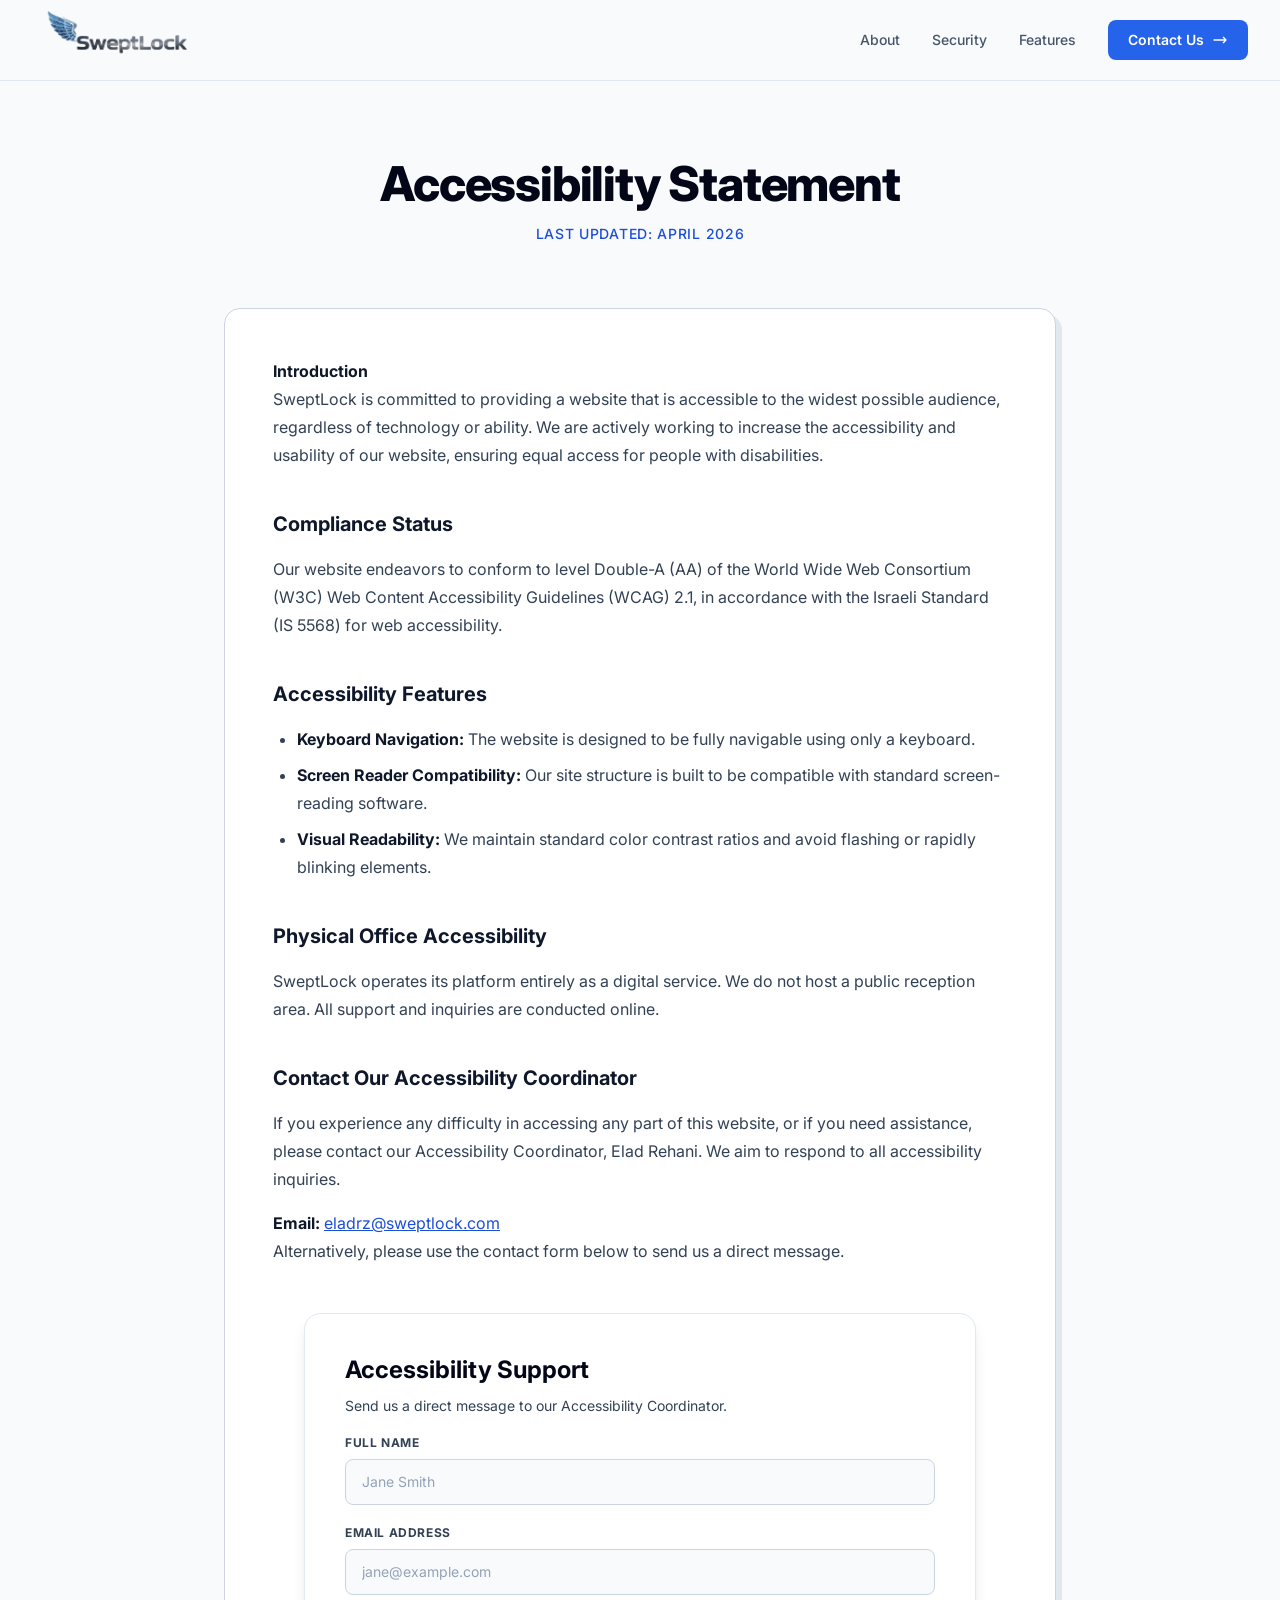
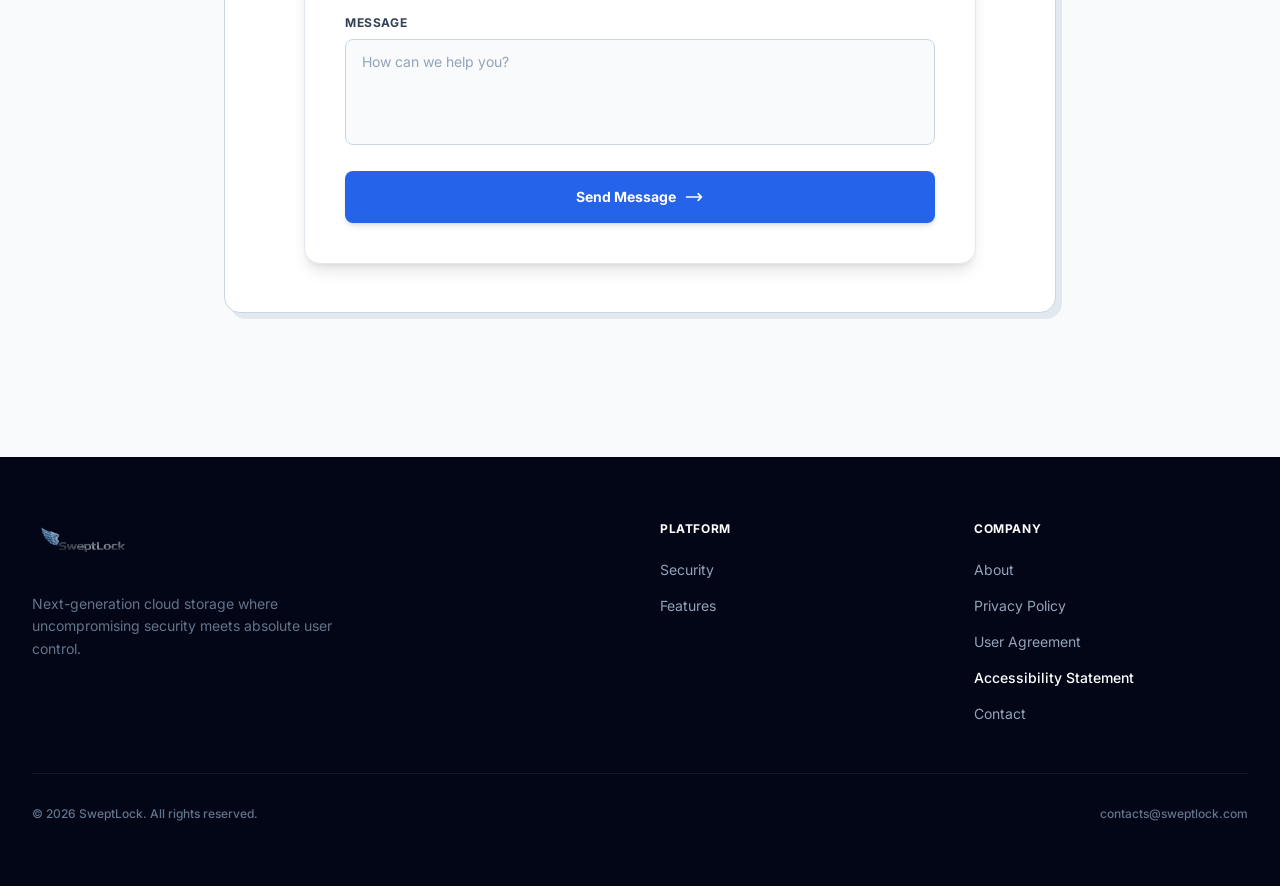
<file: accessibility.html>
<!doctype html>
<html lang="en" class="scroll-smooth">

<head>
  <meta charset="UTF-8" />
  <meta name="viewport" content="width=device-width, initial-scale=1.0" />
  <title>Accessibility Statement — SweptLock</title>
  <meta name="description" content="SweptLock Accessibility Statement." />
  <link rel="preconnect" href="https://fonts.googleapis.com" />
  <link rel="preconnect" href="https://fonts.gstatic.com" crossorigin />
  <link href="https://fonts.googleapis.com/css2?family=Inter:wght@300;400;500;600;700;800;900&display=swap"
    rel="stylesheet" />
  <style>
    * { margin: 0; padding: 0; box-sizing: border-box; }
    body {
      background-color: #f8fafc;
      color: #0f172a;
      font-family: "Inter", system-ui, sans-serif;
      -webkit-font-smoothing: antialiased;
      -moz-osx-font-smoothing: grayscale;
    }
    ::-webkit-scrollbar { width: 6px; }
    ::-webkit-scrollbar-track { background: #f8fafc; }
    ::-webkit-scrollbar-thumb { background: #cbd5e1; border-radius: 3px; }

    @keyframes fade-up {
      from { opacity: 0; transform: translateY(30px); }
      to { opacity: 1; transform: translateY(0); }
    }
    .animate-fade-up { animation: fade-up 0.7s ease-out both; }
    .delay-100 { animation-delay: 0.1s; }
    .delay-200 { animation-delay: 0.2s; }

    .reveal { opacity: 0; }
    .reveal.visible { opacity: 1; }

    .nav-blur {
      backdrop-filter: blur(16px) saturate(180%);
      -webkit-backdrop-filter: blur(16px) saturate(180%);
    }

    .stroke-card {
      background: #ffffff;
      border: 0.5px solid #cbd5e1;
      box-shadow: 6px 6px 0px 0px #e2e8f0;
    }

    .legal-doc h2 {
      color: #0f172a;
      font-size: 1.25rem;
      font-weight: 700;
      margin-top: 2.5rem;
      margin-bottom: 1rem;
    }
    .legal-doc p {
      color: #334155;
      line-height: 1.75;
      margin-bottom: 1rem;
    }
    .legal-doc ul {
      list-style-type: disc;
      padding-left: 1.5rem;
      color: #334155;
      margin-bottom: 1rem;
    }
    .legal-doc li {
      margin-bottom: 0.5rem;
      line-height: 1.75;
    }
    .legal-doc strong { color: #0f172a; }
  </style>
  <!-- Built from tailwind.config.js. After adding new Tailwind classes, rebuild with:
       npx tailwindcss@3 -i tailwind.input.css -o tailwind.css --minify -->
  <link rel="stylesheet" href="tailwind.css" />
</head>

<body class="bg-slate-50 text-slate-900 font-sans antialiased">
  <header>
    <nav id="navbar"
      class="fixed top-0 inset-x-0 z-50 nav-blur bg-slate-50/80 border-b border-slate-300/50 transition-all duration-300"
      role="navigation" aria-label="Main Navigation">
      <div class="max-w-7xl mx-auto px-6 lg:px-8">
        <div class="flex items-center justify-between h-16 lg:h-20">
          <a href="index.html" class="flex items-center gap-2 group" aria-label="SweptLock Home">
            <img src="SLlogo.png" alt="SweptLock Logo"
              class="h-20 sm:h-30 w-auto object-contain transition-transform group-hover:scale-105" />
          </a>

          <div class="hidden md:flex items-center gap-8">
            <a href="index.html#about" class="text-sm font-medium text-slate-600 hover:text-slate-950 transition-colors">About</a>
            <a href="index.html#security" class="text-sm font-medium text-slate-600 hover:text-slate-950 transition-colors">Security</a>
            <a href="index.html#features" class="text-sm font-medium text-slate-600 hover:text-slate-950 transition-colors">Features</a>
            <a href="index.html#contact"
              class="inline-flex items-center gap-2 px-5 py-2.5 rounded-lg bg-cobalt-500 hover:bg-cobalt-600 text-white text-sm font-semibold transition-colors">
              Contact Us
              <svg class="w-4 h-4" fill="none" stroke="currentColor" stroke-width="2" viewBox="0 0 24 24" aria-hidden="true">
                <path stroke-linecap="round" stroke-linejoin="round" d="M17 8l4 4m0 0l-4 4m4-4H3" />
              </svg>
            </a>
          </div>

          <button id="mobile-menu-btn" class="md:hidden p-2 text-slate-600 hover:text-slate-950" aria-label="Open menu"
            aria-expanded="false" aria-controls="mobile-menu">
            <svg class="w-6 h-6" fill="none" stroke="currentColor" stroke-width="2" viewBox="0 0 24 24" aria-hidden="true">
              <path stroke-linecap="round" stroke-linejoin="round" d="M4 6h16M4 12h16M4 18h16" />
            </svg>
          </button>
        </div>

        <div id="mobile-menu" class="md:hidden hidden pb-6 border-t border-slate-300/50 mt-2 pt-4">
          <div class="flex flex-col gap-4">
            <a href="index.html#about" class="text-slate-600 font-medium hover:text-slate-950 transition-colors mobile-nav-link">About</a>
            <a href="index.html#security" class="text-slate-600 font-medium hover:text-slate-950 transition-colors mobile-nav-link">Security</a>
            <a href="index.html#features" class="text-slate-600 font-medium hover:text-slate-950 transition-colors mobile-nav-link">Features</a>
            <a href="index.html#contact" class="inline-flex items-center justify-center gap-2 px-5 py-2.5 rounded-lg bg-cobalt-500 text-white text-sm font-semibold mobile-nav-link">Contact Us</a>
          </div>
        </div>
      </div>
    </nav>
  </header>

  <main id="main-content">
    <section class="pt-32 pb-12 lg:pt-40 lg:pb-16 bg-slate-50">
      <div class="max-w-4xl mx-auto px-6 lg:px-8 text-center">
        <h1 class="reveal animate-fade-up text-3xl sm:text-4xl lg:text-5xl font-extrabold tracking-tight text-slate-950 mb-4">
          Accessibility Statement
        </h1>
        <p class="reveal animate-fade-up delay-100 text-sm font-medium text-cobalt-600 tracking-wider uppercase">
          Last Updated: April 2026
        </p>
      </div>
    </section>

    <section class="pb-24 lg:pb-36 bg-slate-50">
      <div class="max-w-4xl mx-auto px-6 lg:px-8">
        <div class="reveal animate-fade-up delay-200 stroke-card rounded-2xl p-8 lg:p-12 legal-doc">

          <p>
            <strong>Introduction</strong><br>
            SweptLock is committed to providing a website that is accessible to the widest possible audience, regardless of technology or ability. We are actively working to increase the accessibility and usability of our website, ensuring equal access for people with disabilities.
          </p>

          <h2>Compliance Status</h2>
          <p>
            Our website endeavors to conform to level Double-A (AA) of the World Wide Web Consortium (W3C) Web Content Accessibility Guidelines (WCAG) 2.1, in accordance with the Israeli Standard (IS 5568) for web accessibility. 
          </p>

          <h2>Accessibility Features</h2>
          <ul>
            <li><strong>Keyboard Navigation:</strong> The website is designed to be fully navigable using only a keyboard.</li>
            <li><strong>Screen Reader Compatibility:</strong> Our site structure is built to be compatible with standard screen-reading software.</li>
            <li><strong>Visual Readability:</strong> We maintain standard color contrast ratios and avoid flashing or rapidly blinking elements.</li>
          </ul>

          <h2>Physical Office Accessibility</h2>
          <p>
            SweptLock operates its platform entirely as a digital service. We do not host a public reception area. All support and inquiries are conducted online.
          </p>

          <h2>Contact Our Accessibility Coordinator</h2>
          <p>
            If you experience any difficulty in accessing any part of this website, or if you need assistance, please contact our Accessibility Coordinator, Elad Rehani. We aim to respond to all accessibility inquiries.
          </p>
          <p>
            <strong>Email:</strong> <a href="mailto:eladrz@sweptlock.com" class="text-cobalt-600 hover:text-cobalt-700 underline">eladrz@sweptlock.com</a><br>
            Alternatively, please use the contact form below to send us a direct message.
          </p>

          <div class="mt-12 max-w-2xl mx-auto not-prose">
            <form action="https://api.web3forms.com/submit" method="POST" id="accessibility-contact-form" class="bg-white border border-slate-200 shadow-lg p-8 lg:p-10 rounded-2xl" aria-labelledby="form-title">
              <input type="hidden" name="access_key" value="318390e3-290b-4e70-893d-7c5b18f207af">
              <input type="hidden" name="subject" value="New Accessibility Support Request - SweptLock">
              <input type="checkbox" name="botcheck" class="hidden" style="display: none;" aria-hidden="true">
              <h3 id="form-title" class="text-2xl font-bold text-slate-950 mb-2 mt-0">Accessibility Support</h3>
              <p class="text-sm text-slate-500 mb-8">
                Send us a direct message to our Accessibility Coordinator.
              </p>
              <div class="space-y-5">
                <div>
                  <label for="name" class="block text-xs font-bold text-slate-700 mb-2 uppercase tracking-wider">Full Name</label>
                  <input type="text" id="name" name="name" required placeholder="Jane Smith"
                    class="w-full px-4 py-3 rounded-lg bg-slate-50 border border-slate-300 text-slate-950 placeholder-slate-400 text-sm focus:outline-none focus:border-cobalt-500 focus:ring-2 focus:ring-cobalt-500/20 transition-all" />
                </div>
                <div>
                  <label for="email" class="block text-xs font-bold text-slate-700 mb-2 uppercase tracking-wider">Email Address</label>
                  <input type="email" id="email" name="email" required placeholder="jane@example.com"
                    class="w-full px-4 py-3 rounded-lg bg-slate-50 border border-slate-300 text-slate-950 placeholder-slate-400 text-sm focus:outline-none focus:border-cobalt-500 focus:ring-2 focus:ring-cobalt-500/20 transition-all" />
                </div>
                <div>
                  <label for="message" class="block text-xs font-bold text-slate-700 mb-2 uppercase tracking-wider">Message</label>
                  <textarea id="message" name="message" rows="4" required
                    placeholder="How can we help you?"
                    class="w-full px-4 py-3 rounded-lg bg-slate-50 border border-slate-300 text-slate-950 placeholder-slate-400 text-sm focus:outline-none focus:border-cobalt-500 focus:ring-2 focus:ring-cobalt-500/20 transition-all resize-none"></textarea>
                </div>
                <button type="submit"
                  class="w-full inline-flex items-center justify-center gap-2 px-6 py-4 rounded-lg bg-cobalt-500 hover:bg-cobalt-600 text-white font-bold text-sm transition-all shadow-md mt-2"
                  aria-live="polite">
                  <span>Send Message</span>
                  <svg class="w-5 h-5" fill="none" stroke="currentColor" stroke-width="2" viewBox="0 0 24 24"
                    aria-hidden="true">
                    <path stroke-linecap="round" stroke-linejoin="round" d="M17 8l4 4m0 0l-4 4m4-4H3" />
                  </svg>
                </button>
              </div>
            </form>
          </div>

        </div>
      </div>
    </section>
  </main>

  <footer class="relative bg-slate-950 text-slate-400" role="contentinfo">
    <div class="max-w-7xl mx-auto px-6 lg:px-8 py-12 lg:py-16">
      <div class="grid sm:grid-cols-2 lg:grid-cols-4 gap-10 mb-12">
        <div class="lg:col-span-2">
          <a href="index.html" class="flex items-center gap-2 mb-6 opacity-90 hover:opacity-100 transition-opacity" aria-label="SweptLock Home">
            <img src="SLlogo.png" alt="SweptLock Logo" class="h-10 sm:h-12 w-auto object-contain" />
          </a>
          <p class="text-sm text-slate-500 max-w-xs leading-relaxed">
            Next-generation cloud storage where uncompromising security meets absolute user control.
          </p>
        </div>

        <nav aria-label="Platform Links">
          <h2 class="text-xs font-bold text-white uppercase tracking-wider mb-5">Platform</h2>
          <ul class="space-y-3">
            <li><a href="index.html#security" class="text-sm text-slate-400 hover:text-white transition-colors">Security</a></li>
            <li><a href="index.html#features" class="text-sm text-slate-400 hover:text-white transition-colors">Features</a></li>
          </ul>
        </nav>

        <nav aria-label="Company Links">
          <h2 class="text-xs font-bold text-white uppercase tracking-wider mb-5">Company</h2>
          <ul class="space-y-3">
            <li><a href="index.html#about" class="text-sm text-slate-400 hover:text-white transition-colors">About</a></li>
            <li><a href="Privacy_Policy.html" class="text-sm text-slate-400 hover:text-white transition-colors">Privacy Policy</a></li>
            <li><a href="agreement.html" class="text-sm text-slate-400 hover:text-white transition-colors">User Agreement</a></li>
            <li><a href="accessibility.html" class="text-sm text-white font-medium hover:text-white transition-colors">Accessibility Statement</a></li>
            <li><a href="index.html#contact" class="text-sm text-slate-400 hover:text-white transition-colors">Contact</a></li>
          </ul>
        </nav>
      </div>

      <div class="pt-8 border-t border-slate-800/50 flex flex-col sm:flex-row items-center justify-between gap-4">
        <p class="text-xs text-slate-500 font-medium">
          &copy; 2026 SweptLock. All rights reserved.
        </p>
        <div class="flex items-center gap-6">
          <a href="mailto:contacts@sweptlock.com" class="text-xs text-slate-500 hover:text-white transition-colors font-medium">contacts@sweptlock.com</a>
        </div>
      </div>
    </div>
  </footer>

  <script>
    const mobileMenuBtn = document.getElementById("mobile-menu-btn");
    const mobileMenu = document.getElementById("mobile-menu");
    mobileMenuBtn.addEventListener("click", () => {
      mobileMenu.classList.toggle("hidden");
    });

    const navbar = document.getElementById("navbar");
    window.addEventListener("scroll", () => {
      if (window.scrollY > 10) {
        navbar.classList.add("shadow-sm", "bg-slate-50/95");
        navbar.classList.remove("bg-slate-50/80");
      } else {
        navbar.classList.remove("shadow-sm", "bg-slate-50/95");
        navbar.classList.add("bg-slate-50/80");
      }
    });

    const observer = new IntersectionObserver((entries) => {
      entries.forEach((entry) => {
        if (entry.isIntersecting) {
          entry.target.classList.add("visible");
          observer.unobserve(entry.target);
        }
      });
    }, { root: null, rootMargin: "0px 0px -20px 0px", threshold: 0.1 });

    document.querySelectorAll(".reveal").forEach((el) => observer.observe(el));
  </script>
   <script src="https://cdn.userway.org/widget.js" data-account="xXf7dfiReC" data-position="3"></script>
</body>
</html>
</file>
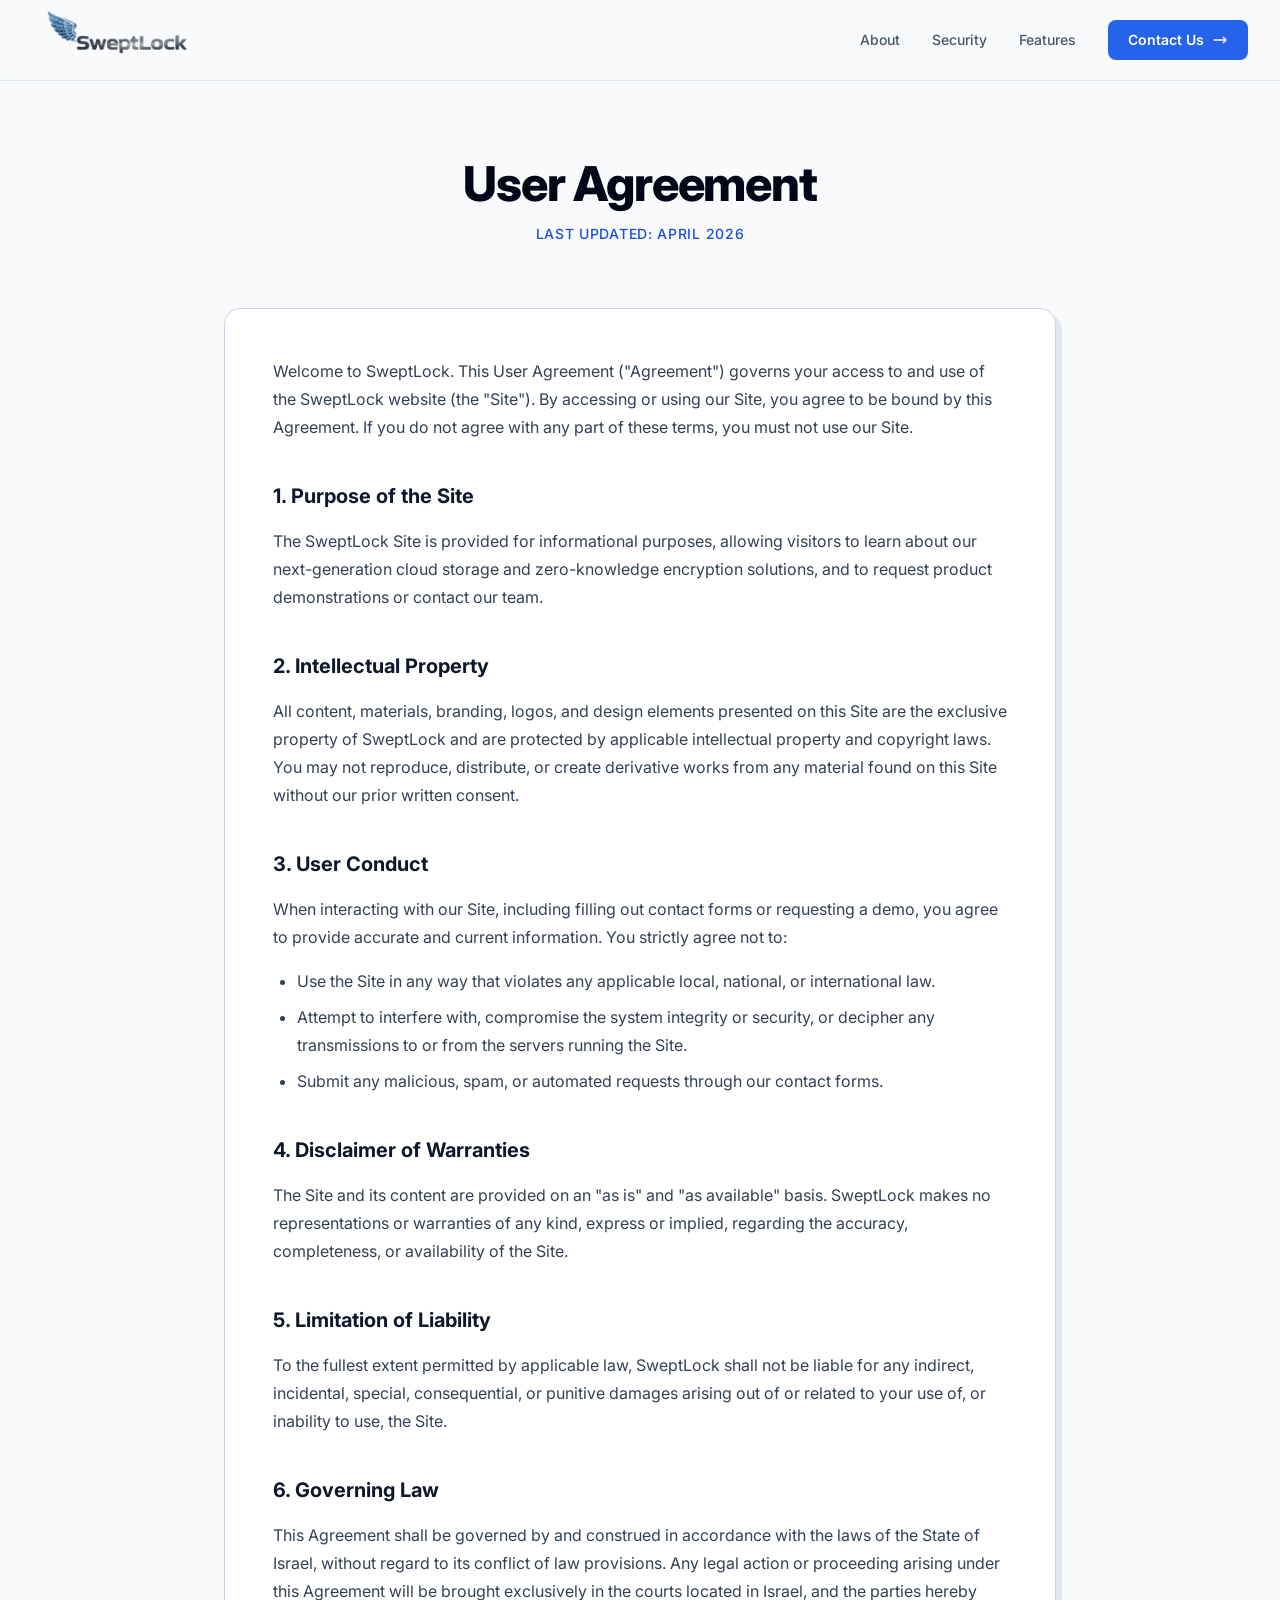
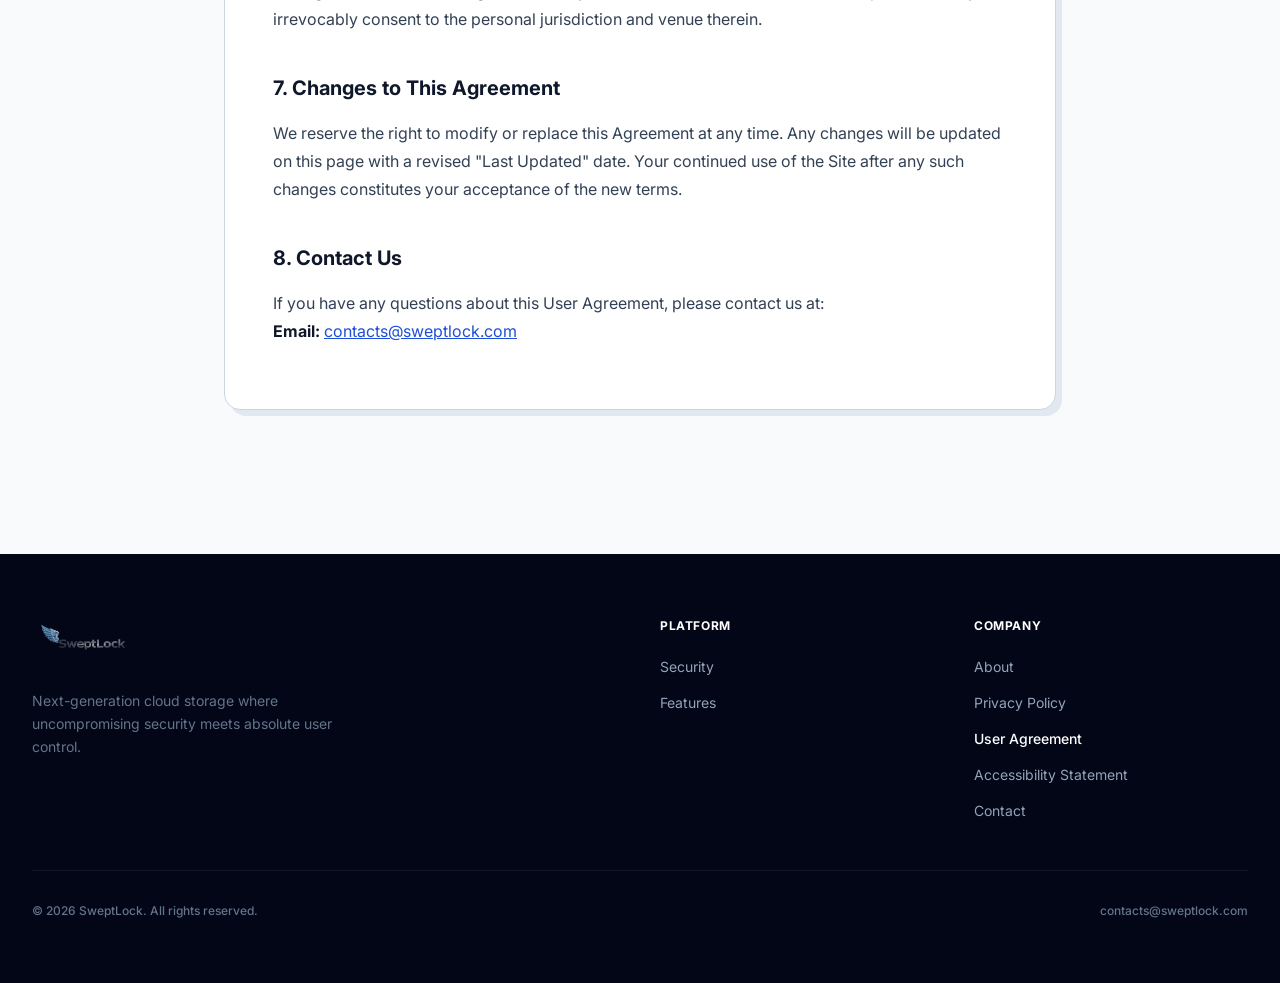
<file: agreement.html>
<!doctype html>
<html lang="en" class="scroll-smooth">

<head>
  <meta charset="UTF-8" />
  <meta name="viewport" content="width=device-width, initial-scale=1.0" />
  <title>User Agreement — SweptLock</title>
  <meta name="description" content="SweptLock User Agreement and terms of service." />
  <link rel="preconnect" href="https://fonts.googleapis.com" />
  <link rel="preconnect" href="https://fonts.gstatic.com" crossorigin />
  <link href="https://fonts.googleapis.com/css2?family=Inter:wght@300;400;500;600;700;800;900&display=swap"
    rel="stylesheet" />
  <style>
    * { margin: 0; padding: 0; box-sizing: border-box; }
    body {
      background-color: #f8fafc;
      color: #0f172a;
      font-family: "Inter", system-ui, sans-serif;
      -webkit-font-smoothing: antialiased;
      -moz-osx-font-smoothing: grayscale;
    }
    ::-webkit-scrollbar { width: 6px; }
    ::-webkit-scrollbar-track { background: #f8fafc; }
    ::-webkit-scrollbar-thumb { background: #cbd5e1; border-radius: 3px; }

    @keyframes fade-up {
      from { opacity: 0; transform: translateY(30px); }
      to { opacity: 1; transform: translateY(0); }
    }
    .animate-fade-up { animation: fade-up 0.7s ease-out both; }
    .delay-100 { animation-delay: 0.1s; }
    .delay-200 { animation-delay: 0.2s; }

    .reveal { opacity: 0; }
    .reveal.visible { opacity: 1; }

    .nav-blur {
      backdrop-filter: blur(16px) saturate(180%);
      -webkit-backdrop-filter: blur(16px) saturate(180%);
    }

    .stroke-card {
      background: #ffffff;
      border: 0.5px solid #cbd5e1;
      box-shadow: 6px 6px 0px 0px #e2e8f0;
    }

    .legal-doc h2 {
      color: #0f172a;
      font-size: 1.25rem;
      font-weight: 700;
      margin-top: 2.5rem;
      margin-bottom: 1rem;
    }
    .legal-doc p {
      color: #334155;
      line-height: 1.75;
      margin-bottom: 1rem;
    }
    .legal-doc ul {
      list-style-type: disc;
      padding-left: 1.5rem;
      color: #334155;
      margin-bottom: 1rem;
    }
    .legal-doc li {
      margin-bottom: 0.5rem;
      line-height: 1.75;
    }
    .legal-doc strong { color: #0f172a; }
  </style>
  <!-- Built from tailwind.config.js. After adding new Tailwind classes, rebuild with:
       npx tailwindcss@3 -i tailwind.input.css -o tailwind.css --minify -->
  <link rel="stylesheet" href="tailwind.css" />
</head>

<body class="bg-slate-50 text-slate-900 font-sans antialiased">
  <header>
    <nav id="navbar"
      class="fixed top-0 inset-x-0 z-50 nav-blur bg-slate-50/80 border-b border-slate-300/50 transition-all duration-300"
      role="navigation" aria-label="Main Navigation">
      <div class="max-w-7xl mx-auto px-6 lg:px-8">
        <div class="flex items-center justify-between h-16 lg:h-20">
          <a href="index.html" class="flex items-center gap-2 group" aria-label="SweptLock Home">
            <img src="SLlogo.png" alt="SweptLock Logo"
              class="h-20 sm:h-30 w-auto object-contain transition-transform group-hover:scale-105" />
          </a>

          <div class="hidden md:flex items-center gap-8">
            <a href="index.html#about" class="text-sm font-medium text-slate-600 hover:text-slate-950 transition-colors">About</a>
            <a href="index.html#security" class="text-sm font-medium text-slate-600 hover:text-slate-950 transition-colors">Security</a>
            <a href="index.html#features" class="text-sm font-medium text-slate-600 hover:text-slate-950 transition-colors">Features</a>
            <a href="index.html#contact"
              class="inline-flex items-center gap-2 px-5 py-2.5 rounded-lg bg-cobalt-500 hover:bg-cobalt-600 text-white text-sm font-semibold transition-colors">
              Contact Us
              <svg class="w-4 h-4" fill="none" stroke="currentColor" stroke-width="2" viewBox="0 0 24 24" aria-hidden="true">
                <path stroke-linecap="round" stroke-linejoin="round" d="M17 8l4 4m0 0l-4 4m4-4H3" />
              </svg>
            </a>
          </div>

          <button id="mobile-menu-btn" class="md:hidden p-2 text-slate-600 hover:text-slate-950" aria-label="Open menu"
            aria-expanded="false" aria-controls="mobile-menu">
            <svg class="w-6 h-6" fill="none" stroke="currentColor" stroke-width="2" viewBox="0 0 24 24" aria-hidden="true">
              <path stroke-linecap="round" stroke-linejoin="round" d="M4 6h16M4 12h16M4 18h16" />
            </svg>
          </button>
        </div>

        <div id="mobile-menu" class="md:hidden hidden pb-6 border-t border-slate-300/50 mt-2 pt-4">
          <div class="flex flex-col gap-4">
            <a href="index.html#about" class="text-slate-600 font-medium hover:text-slate-950 transition-colors mobile-nav-link">About</a>
            <a href="index.html#security" class="text-slate-600 font-medium hover:text-slate-950 transition-colors mobile-nav-link">Security</a>
            <a href="index.html#features" class="text-slate-600 font-medium hover:text-slate-950 transition-colors mobile-nav-link">Features</a>
            <a href="index.html#contact" class="inline-flex items-center justify-center gap-2 px-5 py-2.5 rounded-lg bg-cobalt-500 text-white text-sm font-semibold mobile-nav-link">Contact Us</a>
          </div>
        </div>
      </div>
    </nav>
  </header>

  <main id="main-content">
    <section class="pt-32 pb-12 lg:pt-40 lg:pb-16 bg-slate-50">
      <div class="max-w-4xl mx-auto px-6 lg:px-8 text-center">
        <h1 class="reveal animate-fade-up text-3xl sm:text-4xl lg:text-5xl font-extrabold tracking-tight text-slate-950 mb-4">
          User Agreement
        </h1>
        <p class="reveal animate-fade-up delay-100 text-sm font-medium text-cobalt-600 tracking-wider uppercase">
          Last Updated: April 2026
        </p>
      </div>
    </section>

    <section class="pb-24 lg:pb-36 bg-slate-50">
      <div class="max-w-4xl mx-auto px-6 lg:px-8">
        <div class="reveal animate-fade-up delay-200 stroke-card rounded-2xl p-8 lg:p-12 legal-doc">

          <p>
            Welcome to SweptLock. This User Agreement ("Agreement") governs your access to and use of the SweptLock website (the "Site"). By accessing or using our Site, you agree to be bound by this Agreement. If you do not agree with any part of these terms, you must not use our Site.
          </p>

          <h2>1. Purpose of the Site</h2>
          <p>
            The SweptLock Site is provided for informational purposes, allowing visitors to learn about our next-generation cloud storage and zero-knowledge encryption solutions, and to request product demonstrations or contact our team.
          </p>

          <h2>2. Intellectual Property</h2>
          <p>
            All content, materials, branding, logos, and design elements presented on this Site are the exclusive property of SweptLock and are protected by applicable intellectual property and copyright laws. You may not reproduce, distribute, or create derivative works from any material found on this Site without our prior written consent.
          </p>

          <h2>3. User Conduct</h2>
          <p>
            When interacting with our Site, including filling out contact forms or requesting a demo, you agree to provide accurate and current information. You strictly agree not to:
          </p>
          <ul>
            <li>Use the Site in any way that violates any applicable local, national, or international law.</li>
            <li>Attempt to interfere with, compromise the system integrity or security, or decipher any transmissions to or from the servers running the Site.</li>
            <li>Submit any malicious, spam, or automated requests through our contact forms.</li>
          </ul>

          <h2>4. Disclaimer of Warranties</h2>
          <p>
            The Site and its content are provided on an "as is" and "as available" basis. SweptLock makes no representations or warranties of any kind, express or implied, regarding the accuracy, completeness, or availability of the Site.
          </p>

          <h2>5. Limitation of Liability</h2>
          <p>
            To the fullest extent permitted by applicable law, SweptLock shall not be liable for any indirect, incidental, special, consequential, or punitive damages arising out of or related to your use of, or inability to use, the Site.
          </p>

          <h2>6. Governing Law</h2>
          <p>
            This Agreement shall be governed by and construed in accordance with the laws of the State of Israel, without regard to its conflict of law provisions. Any legal action or proceeding arising under this Agreement will be brought exclusively in the courts located in Israel, and the parties hereby irrevocably consent to the personal jurisdiction and venue therein.
          </p>

          <h2>7. Changes to This Agreement</h2>
          <p>
            We reserve the right to modify or replace this Agreement at any time. Any changes will be updated on this page with a revised "Last Updated" date. Your continued use of the Site after any such changes constitutes your acceptance of the new terms.
          </p>

          <h2>8. Contact Us</h2>
          <p>
            If you have any questions about this User Agreement, please contact us at:<br>
            <strong>Email:</strong> <a href="mailto:contacts@sweptlock.com" class="text-cobalt-600 hover:text-cobalt-700 underline">contacts@sweptlock.com</a>
          </p>

        </div>
      </div>
    </section>
  </main>

  <footer class="relative bg-slate-950 text-slate-400" role="contentinfo">
    <div class="max-w-7xl mx-auto px-6 lg:px-8 py-12 lg:py-16">
      <div class="grid sm:grid-cols-2 lg:grid-cols-4 gap-10 mb-12">
        <div class="lg:col-span-2">
          <a href="index.html" class="flex items-center gap-2 mb-6 opacity-90 hover:opacity-100 transition-opacity" aria-label="SweptLock Home">
            <img src="SLlogo.png" alt="SweptLock Logo" class="h-10 sm:h-12 w-auto object-contain" />
          </a>
          <p class="text-sm text-slate-500 max-w-xs leading-relaxed">
            Next-generation cloud storage where uncompromising security meets absolute user control.
          </p>
        </div>

        <nav aria-label="Platform Links">
          <h2 class="text-xs font-bold text-white uppercase tracking-wider mb-5">Platform</h2>
          <ul class="space-y-3">
            <li><a href="index.html#security" class="text-sm text-slate-400 hover:text-white transition-colors">Security</a></li>
            <li><a href="index.html#features" class="text-sm text-slate-400 hover:text-white transition-colors">Features</a></li>
          </ul>
        </nav>

        <nav aria-label="Company Links">
          <h2 class="text-xs font-bold text-white uppercase tracking-wider mb-5">Company</h2>
          <ul class="space-y-3">
            <li><a href="index.html#about" class="text-sm text-slate-400 hover:text-white transition-colors">About</a></li>
            <li><a href="Privacy_Policy.html" class="text-sm text-slate-400 hover:text-white transition-colors">Privacy Policy</a></li>
            <li><a href="agreement.html" class="text-sm text-white font-medium hover:text-white transition-colors">User Agreement</a></li>
            <li><a href="accessibility.html" class="text-sm text-slate-400 hover:text-white transition-colors">Accessibility Statement</a></li>
            <li><a href="index.html#contact" class="text-sm text-slate-400 hover:text-white transition-colors">Contact</a></li>
          </ul>
        </nav>
      </div>

      <div class="pt-8 border-t border-slate-800/50 flex flex-col sm:flex-row items-center justify-between gap-4">
        <p class="text-xs text-slate-500 font-medium">
          &copy; 2026 SweptLock. All rights reserved.
        </p>
        <div class="flex items-center gap-6">
          <a href="mailto:contacts@sweptlock.com" class="text-xs text-slate-500 hover:text-white transition-colors font-medium">contacts@sweptlock.com</a>
        </div>
      </div>
    </div>
  </footer>

  <script>
    const mobileMenuBtn = document.getElementById("mobile-menu-btn");
    const mobileMenu = document.getElementById("mobile-menu");
    mobileMenuBtn.addEventListener("click", () => {
      mobileMenu.classList.toggle("hidden");
    });

    const navbar = document.getElementById("navbar");
    window.addEventListener("scroll", () => {
      if (window.scrollY > 10) {
        navbar.classList.add("shadow-sm", "bg-slate-50/95");
        navbar.classList.remove("bg-slate-50/80");
      } else {
        navbar.classList.remove("shadow-sm", "bg-slate-50/95");
        navbar.classList.add("bg-slate-50/80");
      }
    });

    const observer = new IntersectionObserver((entries) => {
      entries.forEach((entry) => {
        if (entry.isIntersecting) {
          entry.target.classList.add("visible");
          observer.unobserve(entry.target);
        }
      });
    }, { root: null, rootMargin: "0px 0px -20px 0px", threshold: 0.1 });

    document.querySelectorAll(".reveal").forEach((el) => observer.observe(el));
  </script>
   <script src="https://cdn.userway.org/widget.js" data-account="xXf7dfiReC" data-position="3"></script>
</body>
</html>
</file>
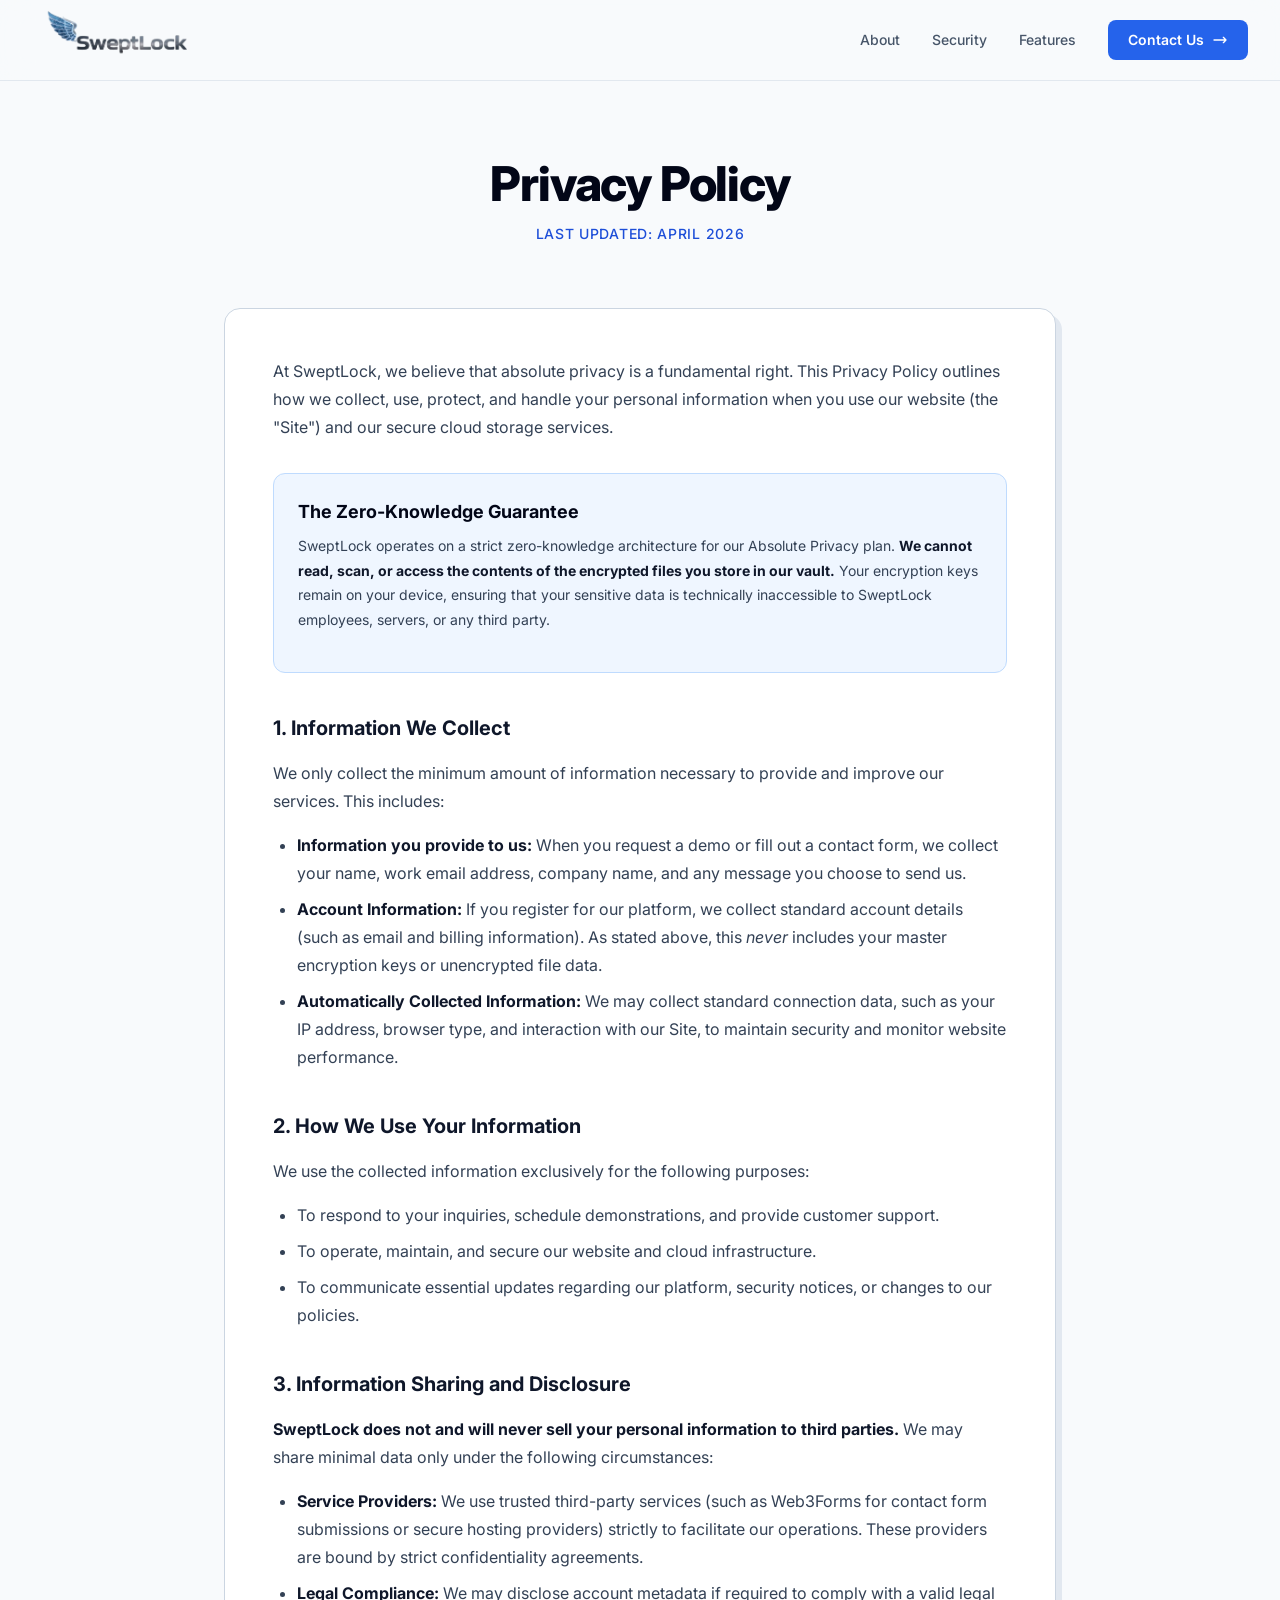
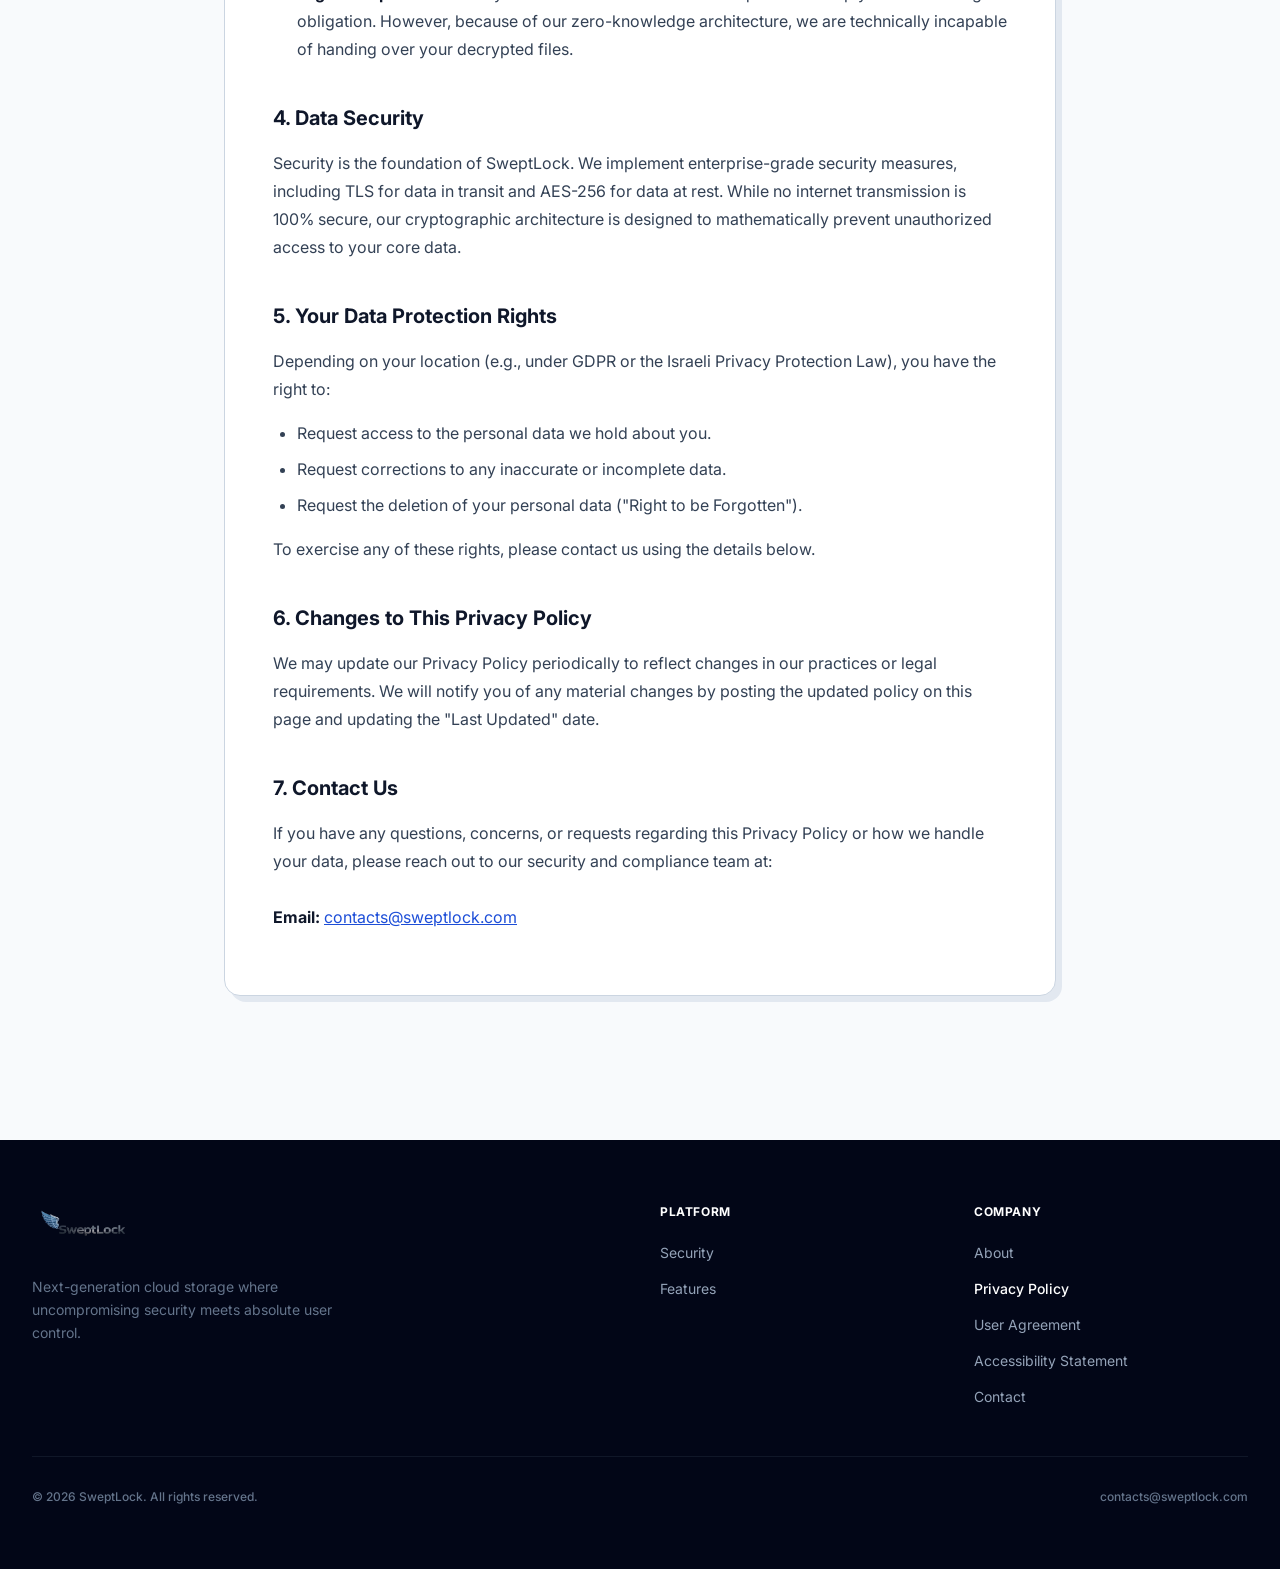
<file: Privacy_Policy.html>
<!doctype html>
<html lang="en" class="scroll-smooth">

<head>
  <meta charset="UTF-8" />
  <meta name="viewport" content="width=device-width, initial-scale=1.0" />
  <title>Privacy Policy — SweptLock</title>
  <meta name="description" content="SweptLock Privacy Policy and data protection practices." />
  <link rel="preconnect" href="https://fonts.googleapis.com" />
  <link rel="preconnect" href="https://fonts.gstatic.com" crossorigin />
  <link href="https://fonts.googleapis.com/css2?family=Inter:wght@300;400;500;600;700;800;900&display=swap"
    rel="stylesheet" />
  <style>
    * { margin: 0; padding: 0; box-sizing: border-box; }
    body {
      background-color: #f8fafc;
      color: #0f172a;
      font-family: "Inter", system-ui, sans-serif;
      -webkit-font-smoothing: antialiased;
      -moz-osx-font-smoothing: grayscale;
    }
    ::-webkit-scrollbar { width: 6px; }
    ::-webkit-scrollbar-track { background: #f8fafc; }
    ::-webkit-scrollbar-thumb { background: #cbd5e1; border-radius: 3px; }

    @keyframes fade-up {
      from { opacity: 0; transform: translateY(30px); }
      to { opacity: 1; transform: translateY(0); }
    }
    .animate-fade-up { animation: fade-up 0.7s ease-out both; }
    .delay-100 { animation-delay: 0.1s; }
    .delay-200 { animation-delay: 0.2s; }

    .reveal { opacity: 0; }
    .reveal.visible { opacity: 1; }

    .nav-blur {
      backdrop-filter: blur(16px) saturate(180%);
      -webkit-backdrop-filter: blur(16px) saturate(180%);
    }

    .stroke-card {
      background: #ffffff;
      border: 0.5px solid #cbd5e1;
      box-shadow: 6px 6px 0px 0px #e2e8f0;
    }

    .legal-doc h2 {
      color: #0f172a;
      font-size: 1.25rem;
      font-weight: 700;
      margin-top: 2.5rem;
      margin-bottom: 1rem;
    }
    .legal-doc p {
      color: #334155;
      line-height: 1.75;
      margin-bottom: 1rem;
    }
    .legal-doc ul {
      list-style-type: disc;
      padding-left: 1.5rem;
      color: #334155;
      margin-bottom: 1rem;
    }
    .legal-doc li {
      margin-bottom: 0.5rem;
      line-height: 1.75;
    }
    .legal-doc strong { color: #0f172a; }
  </style>
  <!-- Built from tailwind.config.js. After adding new Tailwind classes, rebuild with:
       npx tailwindcss@3 -i tailwind.input.css -o tailwind.css --minify -->
  <link rel="stylesheet" href="tailwind.css" />
</head>

<body class="bg-slate-50 text-slate-900 font-sans antialiased">
  <header>
    <nav id="navbar"
      class="fixed top-0 inset-x-0 z-50 nav-blur bg-slate-50/80 border-b border-slate-300/50 transition-all duration-300"
      role="navigation" aria-label="Main Navigation">
      <div class="max-w-7xl mx-auto px-6 lg:px-8">
        <div class="flex items-center justify-between h-16 lg:h-20">
          <a href="index.html" class="flex items-center gap-2 group" aria-label="SweptLock Home">
            <img src="SLlogo.png" alt="SweptLock Logo"
              class="h-20 sm:h-30 w-auto object-contain transition-transform group-hover:scale-105" />
          </a>

          <div class="hidden md:flex items-center gap-8">
            <a href="index.html#about" class="text-sm font-medium text-slate-600 hover:text-slate-950 transition-colors">About</a>
            <a href="index.html#security" class="text-sm font-medium text-slate-600 hover:text-slate-950 transition-colors">Security</a>
            <a href="index.html#features" class="text-sm font-medium text-slate-600 hover:text-slate-950 transition-colors">Features</a>
            <a href="index.html#contact"
              class="inline-flex items-center gap-2 px-5 py-2.5 rounded-lg bg-cobalt-500 hover:bg-cobalt-600 text-white text-sm font-semibold transition-colors">
              Contact Us
              <svg class="w-4 h-4" fill="none" stroke="currentColor" stroke-width="2" viewBox="0 0 24 24" aria-hidden="true">
                <path stroke-linecap="round" stroke-linejoin="round" d="M17 8l4 4m0 0l-4 4m4-4H3" />
              </svg>
            </a>
          </div>

          <button id="mobile-menu-btn" class="md:hidden p-2 text-slate-600 hover:text-slate-950" aria-label="Open menu"
            aria-expanded="false" aria-controls="mobile-menu">
            <svg class="w-6 h-6" fill="none" stroke="currentColor" stroke-width="2" viewBox="0 0 24 24" aria-hidden="true">
              <path stroke-linecap="round" stroke-linejoin="round" d="M4 6h16M4 12h16M4 18h16" />
            </svg>
          </button>
        </div>

        <div id="mobile-menu" class="md:hidden hidden pb-6 border-t border-slate-300/50 mt-2 pt-4">
          <div class="flex flex-col gap-4">
            <a href="index.html#about" class="text-slate-600 font-medium hover:text-slate-950 transition-colors mobile-nav-link">About</a>
            <a href="index.html#security" class="text-slate-600 font-medium hover:text-slate-950 transition-colors mobile-nav-link">Security</a>
            <a href="index.html#features" class="text-slate-600 font-medium hover:text-slate-950 transition-colors mobile-nav-link">Features</a>
            <a href="index.html#contact" class="inline-flex items-center justify-center gap-2 px-5 py-2.5 rounded-lg bg-cobalt-500 text-white text-sm font-semibold mobile-nav-link">Contact Us</a>
          </div>
        </div>
      </div>
    </nav>
  </header>

  <main id="main-content">
    <section class="pt-32 pb-12 lg:pt-40 lg:pb-16 bg-slate-50">
      <div class="max-w-4xl mx-auto px-6 lg:px-8 text-center">
        <h1 class="reveal animate-fade-up text-3xl sm:text-4xl lg:text-5xl font-extrabold tracking-tight text-slate-950 mb-4">
          Privacy Policy
        </h1>
        <p class="reveal animate-fade-up delay-100 text-sm font-medium text-cobalt-600 tracking-wider uppercase">
          Last Updated: April 2026
        </p>
      </div>
    </section>

    <section class="pb-24 lg:pb-36 bg-slate-50">
      <div class="max-w-4xl mx-auto px-6 lg:px-8">
        <div class="reveal animate-fade-up delay-200 stroke-card rounded-2xl p-8 lg:p-12 legal-doc">

          <p>
            At SweptLock, we believe that absolute privacy is a fundamental right. This Privacy Policy outlines how we collect, use, protect, and handle your personal information when you use our website (the "Site") and our secure cloud storage services.
          </p>

          <div class="p-6 bg-cobalt-50 border border-cobalt-200 rounded-xl my-8">
            <h3 class="text-lg font-bold text-slate-950 mb-2">The Zero-Knowledge Guarantee</h3>
            <p class="mb-0 text-sm">
              SweptLock operates on a strict zero-knowledge architecture for our Absolute Privacy plan. <strong>We cannot read, scan, or access the contents of the encrypted files you store in our vault.</strong> Your encryption keys remain on your device, ensuring that your sensitive data is technically inaccessible to SweptLock employees, servers, or any third party.
            </p>
          </div>

          <h2>1. Information We Collect</h2>
          <p>We only collect the minimum amount of information necessary to provide and improve our services. This includes:</p>
          <ul>
            <li><strong>Information you provide to us:</strong> When you request a demo or fill out a contact form, we collect your name, work email address, company name, and any message you choose to send us.</li>
            <li><strong>Account Information:</strong> If you register for our platform, we collect standard account details (such as email and billing information). As stated above, this <em>never</em> includes your master encryption keys or unencrypted file data.</li>
            <li><strong>Automatically Collected Information:</strong> We may collect standard connection data, such as your IP address, browser type, and interaction with our Site, to maintain security and monitor website performance.</li>
          </ul>

          <h2>2. How We Use Your Information</h2>
          <p>We use the collected information exclusively for the following purposes:</p>
          <ul>
            <li>To respond to your inquiries, schedule demonstrations, and provide customer support.</li>
            <li>To operate, maintain, and secure our website and cloud infrastructure.</li>
            <li>To communicate essential updates regarding our platform, security notices, or changes to our policies.</li>
          </ul>

          <h2>3. Information Sharing and Disclosure</h2>
          <p>
            <strong>SweptLock does not and will never sell your personal information to third parties.</strong> We may share minimal data only under the following circumstances:
          </p>
          <ul>
            <li><strong>Service Providers:</strong> We use trusted third-party services (such as Web3Forms for contact form submissions or secure hosting providers) strictly to facilitate our operations. These providers are bound by strict confidentiality agreements.</li>
            <li><strong>Legal Compliance:</strong> We may disclose account metadata if required to comply with a valid legal obligation. However, because of our zero-knowledge architecture, we are technically incapable of handing over your decrypted files.</li>
          </ul>

          <h2>4. Data Security</h2>
          <p>
            Security is the foundation of SweptLock. We implement enterprise-grade security measures, including TLS for data in transit and AES-256 for data at rest. While no internet transmission is 100% secure, our cryptographic architecture is designed to mathematically prevent unauthorized access to your core data.
          </p>

          <h2>5. Your Data Protection Rights</h2>
          <p>
            Depending on your location (e.g., under GDPR or the Israeli Privacy Protection Law), you have the right to:
          </p>
          <ul>
            <li>Request access to the personal data we hold about you.</li>
            <li>Request corrections to any inaccurate or incomplete data.</li>
            <li>Request the deletion of your personal data ("Right to be Forgotten").</li>
          </ul>
          <p>To exercise any of these rights, please contact us using the details below.</p>

          <h2>6. Changes to This Privacy Policy</h2>
          <p>
            We may update our Privacy Policy periodically to reflect changes in our practices or legal requirements. We will notify you of any material changes by posting the updated policy on this page and updating the "Last Updated" date.
          </p>

          <h2>7. Contact Us</h2>
          <p>
            If you have any questions, concerns, or requests regarding this Privacy Policy or how we handle your data, please reach out to our security and compliance team at:<br><br>
            <strong>Email:</strong> <a href="mailto:contacts@sweptlock.com" class="text-cobalt-600 hover:text-cobalt-700 underline">contacts@sweptlock.com</a>
          </p>

        </div>
      </div>
    </section>
  </main>

  <footer class="relative bg-slate-950 text-slate-400" role="contentinfo">
    <div class="max-w-7xl mx-auto px-6 lg:px-8 py-12 lg:py-16">
      <div class="grid sm:grid-cols-2 lg:grid-cols-4 gap-10 mb-12">
        <div class="lg:col-span-2">
          <a href="index.html" class="flex items-center gap-2 mb-6 opacity-90 hover:opacity-100 transition-opacity" aria-label="SweptLock Home">
            <img src="SLlogo.png" alt="SweptLock Logo" class="h-10 sm:h-12 w-auto object-contain" />
          </a>
          <p class="text-sm text-slate-500 max-w-xs leading-relaxed">
            Next-generation cloud storage where uncompromising security meets absolute user control.
          </p>
        </div>

        <nav aria-label="Platform Links">
          <h2 class="text-xs font-bold text-white uppercase tracking-wider mb-5">Platform</h2>
          <ul class="space-y-3">
            <li><a href="index.html#security" class="text-sm text-slate-400 hover:text-white transition-colors">Security</a></li>
            <li><a href="index.html#features" class="text-sm text-slate-400 hover:text-white transition-colors">Features</a></li>
          </ul>
        </nav>

        <nav aria-label="Company Links">
          <h2 class="text-xs font-bold text-white uppercase tracking-wider mb-5">Company</h2>
          <ul class="space-y-3">
            <li><a href="index.html#about" class="text-sm text-slate-400 hover:text-white transition-colors">About</a></li>
            <li><a href="Privacy_Policy.html" class="text-sm text-white font-medium hover:text-white transition-colors">Privacy Policy</a></li>
            <li><a href="agreement.html" class="text-sm text-slate-400 hover:text-white transition-colors">User Agreement</a></li>
            <li><a href="accessibility.html" class="text-sm text-slate-400 hover:text-white transition-colors">Accessibility Statement</a></li>
            <li><a href="index.html#contact" class="text-sm text-slate-400 hover:text-white transition-colors">Contact</a></li>
          </ul>
        </nav>
      </div>

      <div class="pt-8 border-t border-slate-800/50 flex flex-col sm:flex-row items-center justify-between gap-4">
        <p class="text-xs text-slate-500 font-medium">
          &copy; 2026 SweptLock. All rights reserved.
        </p>
        <div class="flex items-center gap-6">
          <a href="mailto:contacts@sweptlock.com" class="text-xs text-slate-500 hover:text-white transition-colors font-medium">contacts@sweptlock.com</a>
        </div>
      </div>
    </div>
  </footer>

  <script>
    const mobileMenuBtn = document.getElementById("mobile-menu-btn");
    const mobileMenu = document.getElementById("mobile-menu");
    mobileMenuBtn.addEventListener("click", () => {
      mobileMenu.classList.toggle("hidden");
    });

    const navbar = document.getElementById("navbar");
    window.addEventListener("scroll", () => {
      if (window.scrollY > 10) {
        navbar.classList.add("shadow-sm", "bg-slate-50/95");
        navbar.classList.remove("bg-slate-50/80");
      } else {
        navbar.classList.remove("shadow-sm", "bg-slate-50/95");
        navbar.classList.add("bg-slate-50/80");
      }
    });

    const observer = new IntersectionObserver((entries) => {
      entries.forEach((entry) => {
        if (entry.isIntersecting) {
          entry.target.classList.add("visible");
          observer.unobserve(entry.target);
        }
      });
    }, { root: null, rootMargin: "0px 0px -20px 0px", threshold: 0.1 });

    document.querySelectorAll(".reveal").forEach((el) => observer.observe(el));
  </script>
   <script src="https://cdn.userway.org/widget.js" data-account="xXf7dfiReC" data-position="3"></script>
</body>
</html>
</file>
